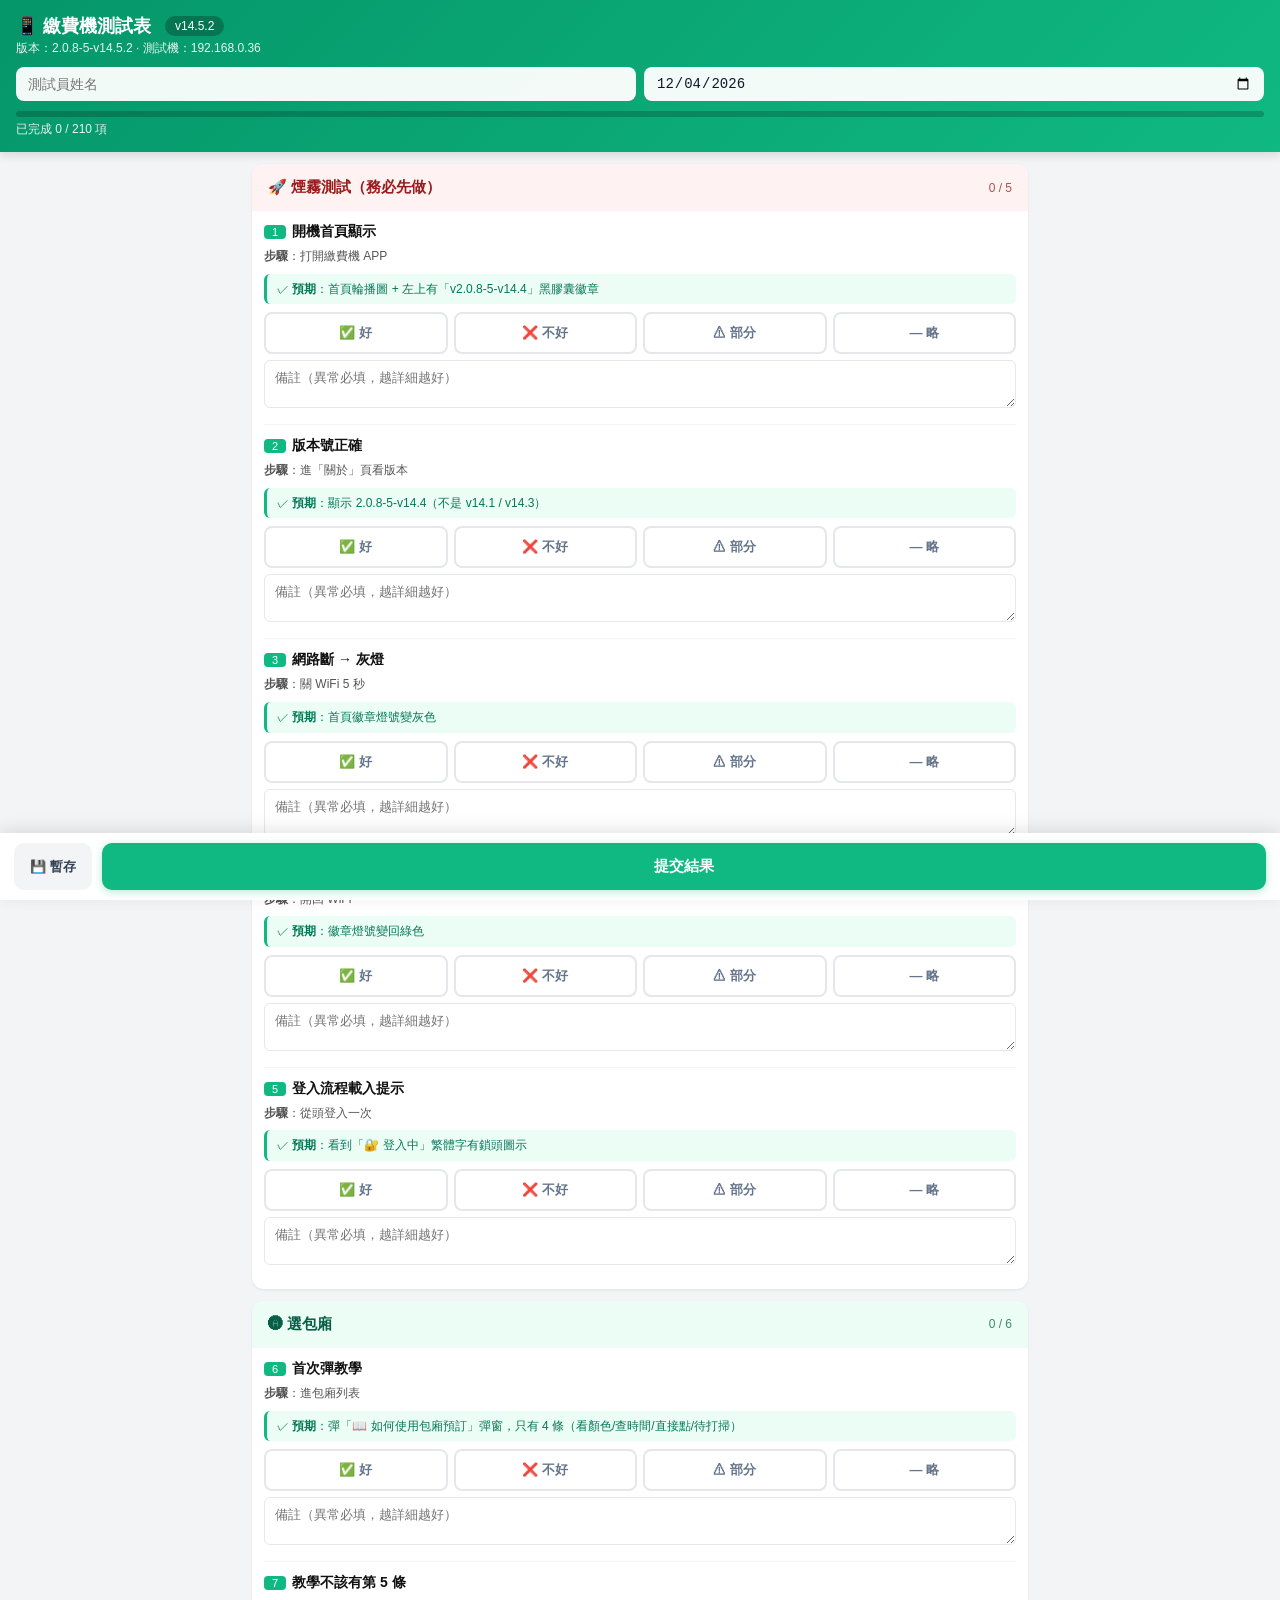
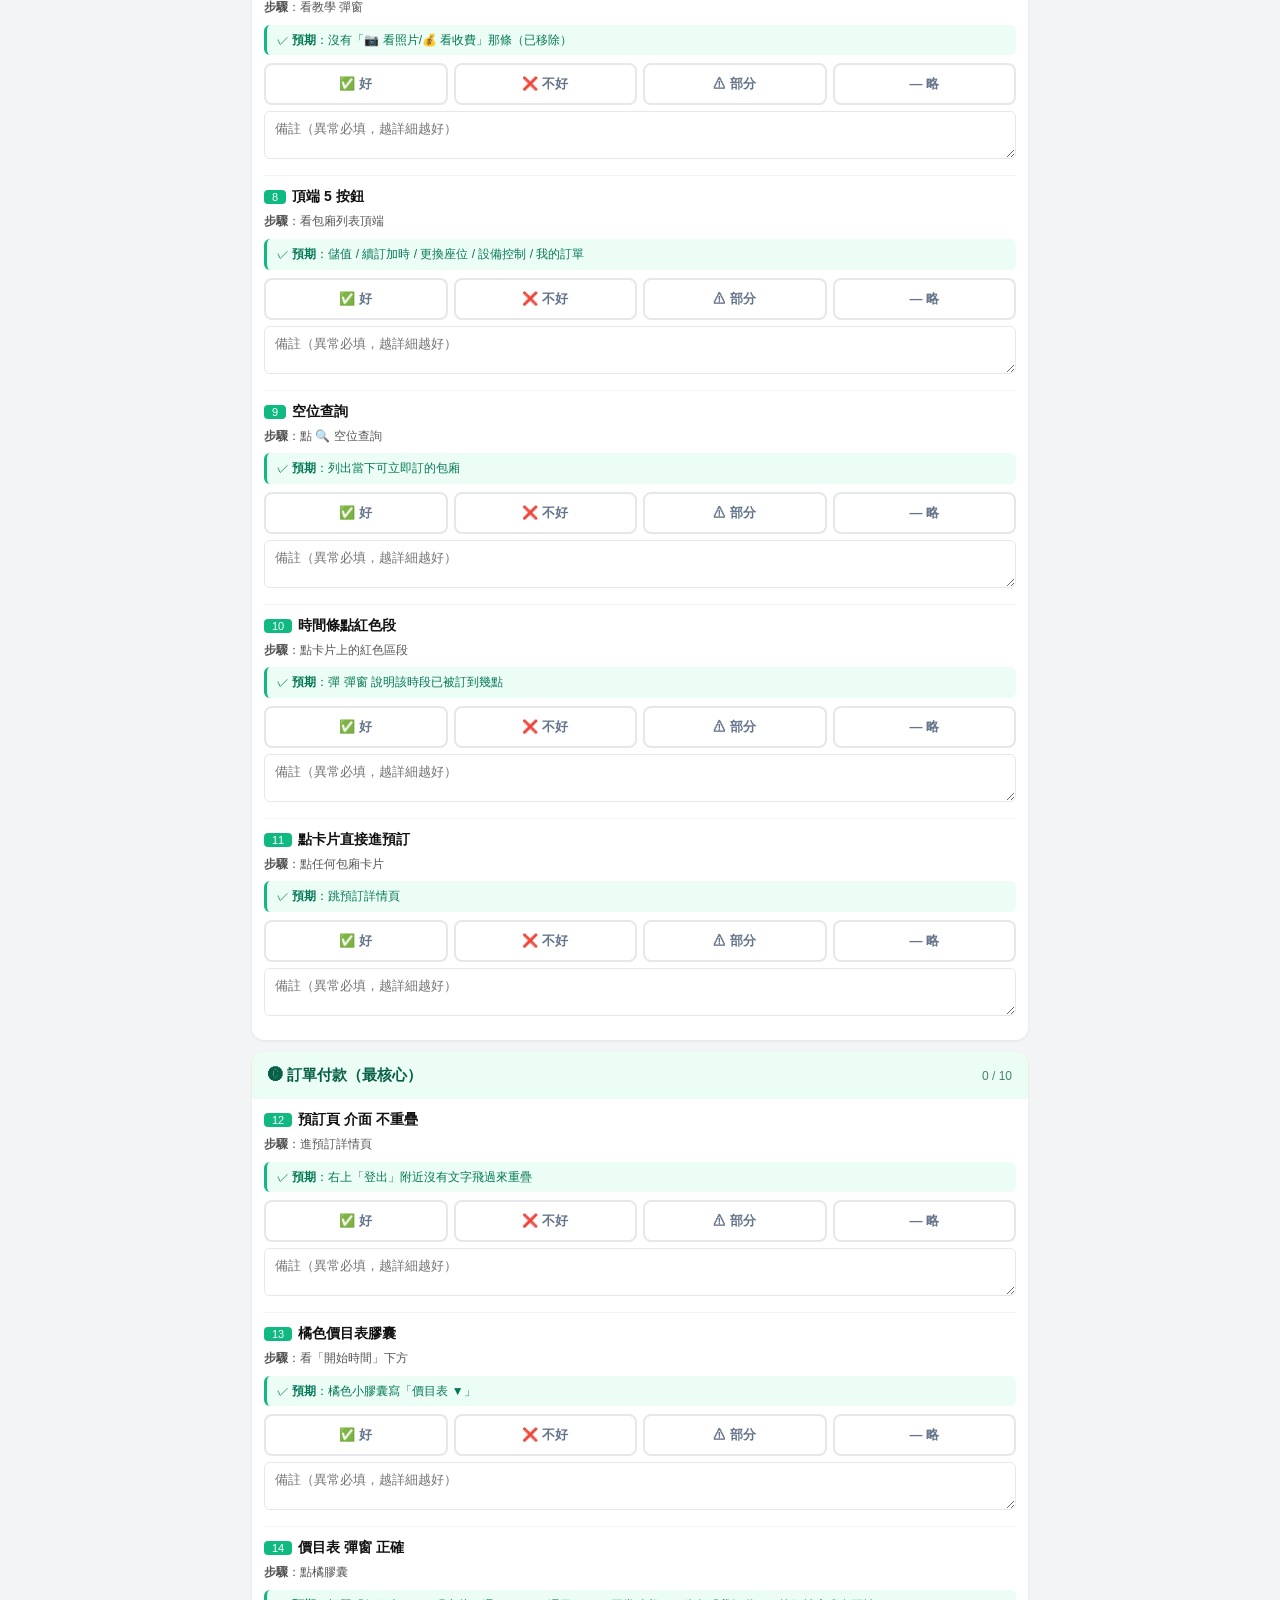
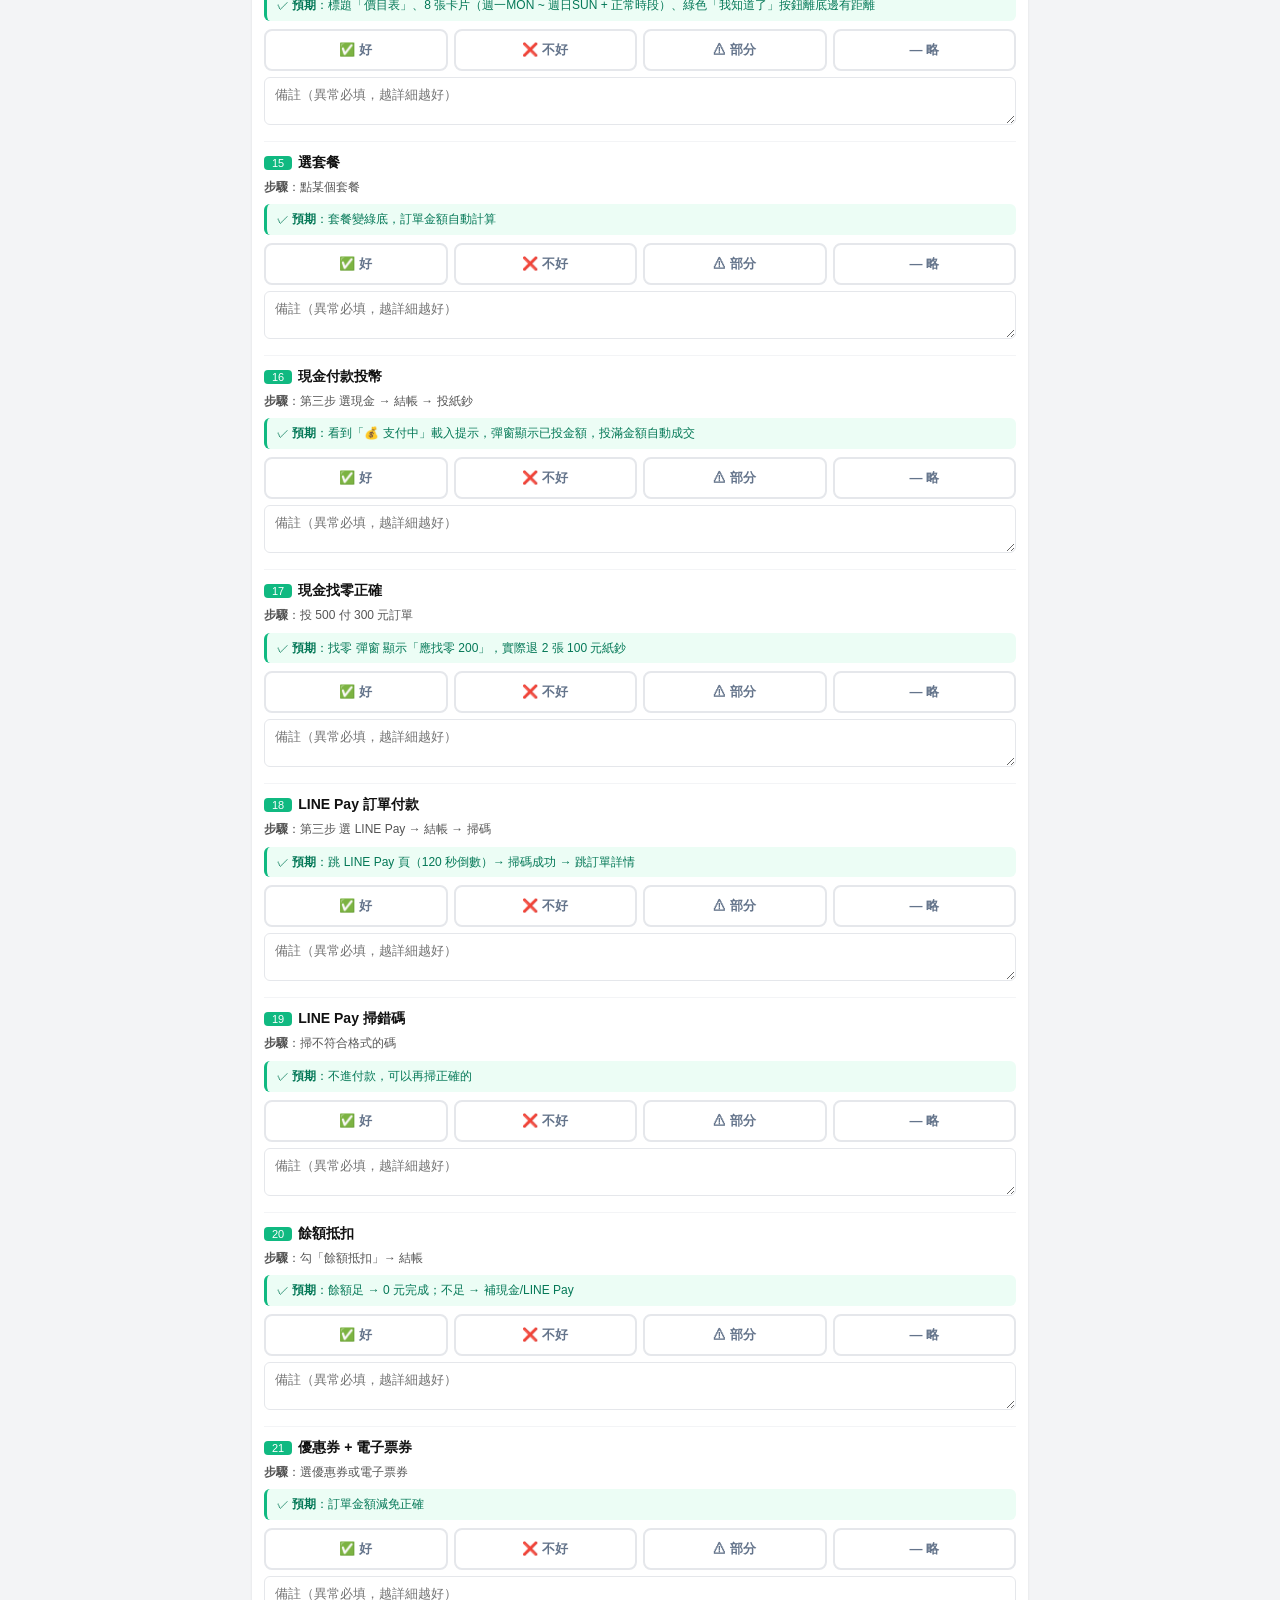
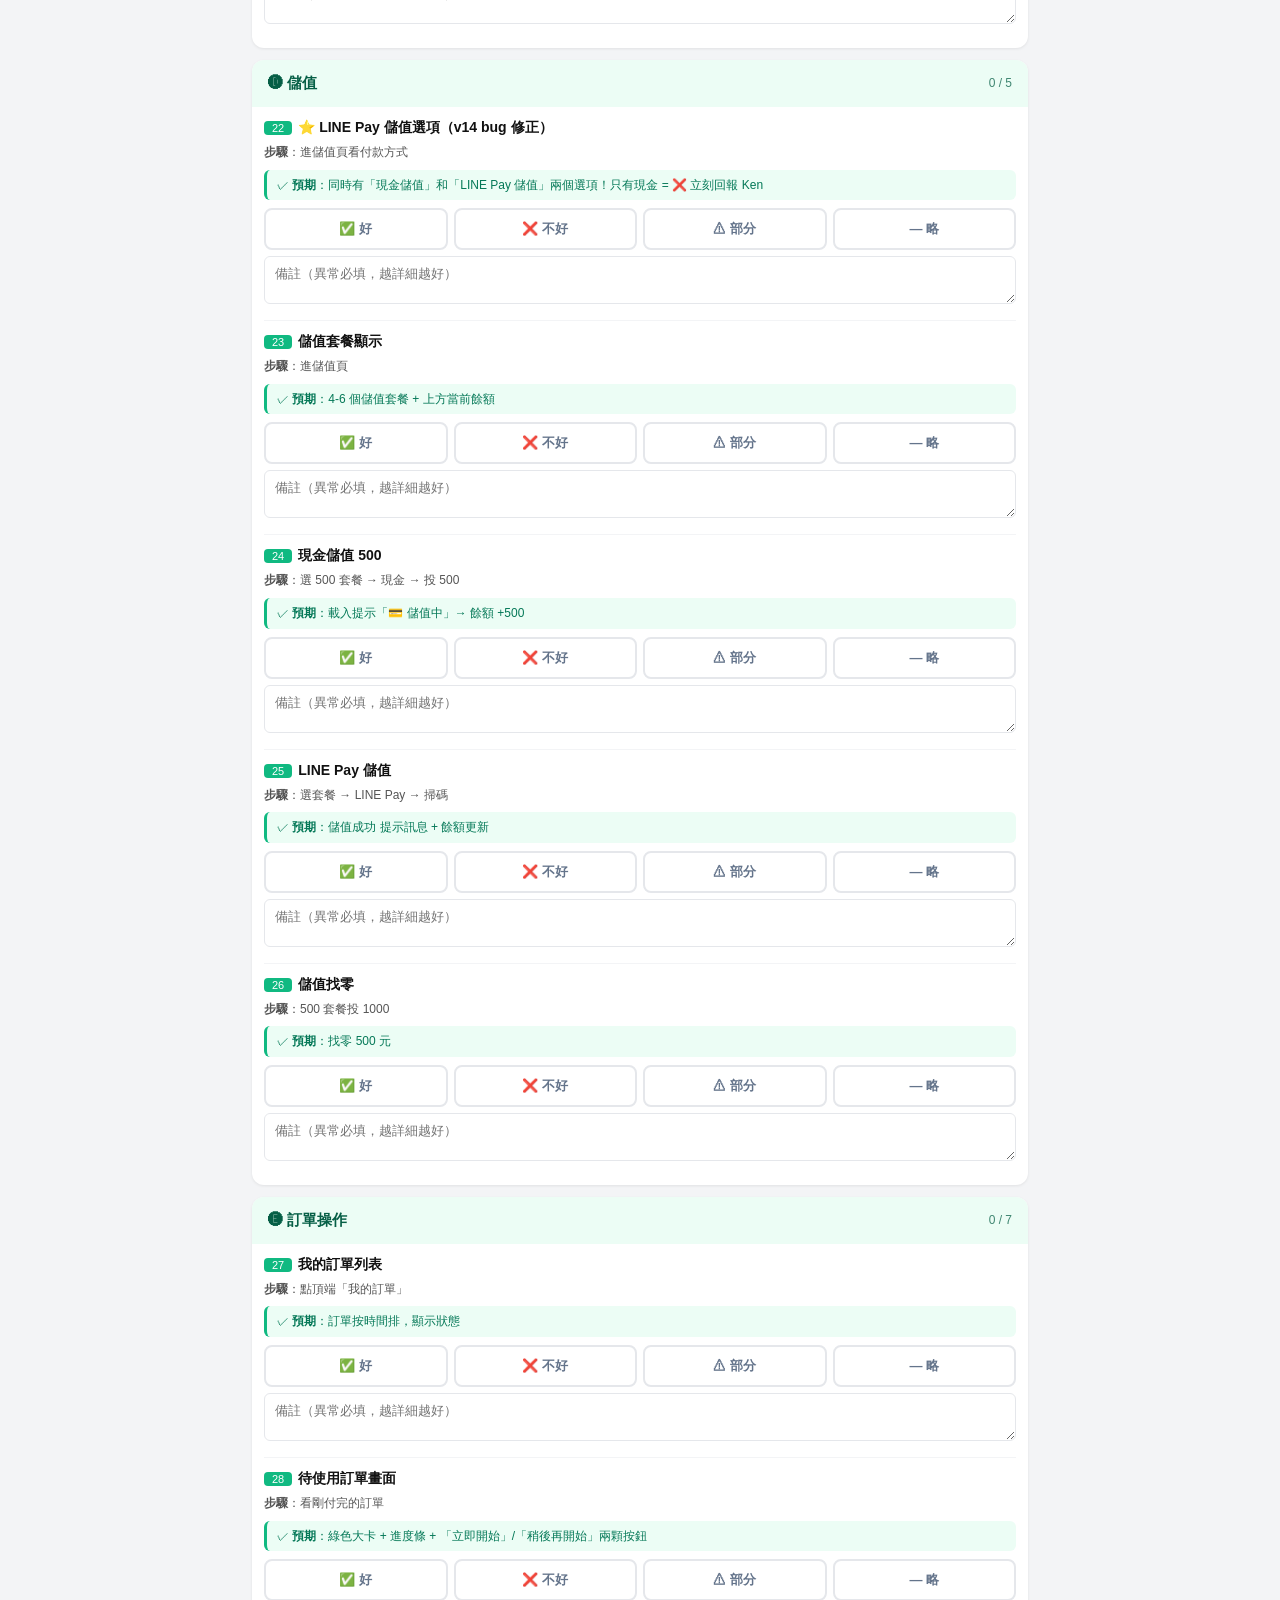
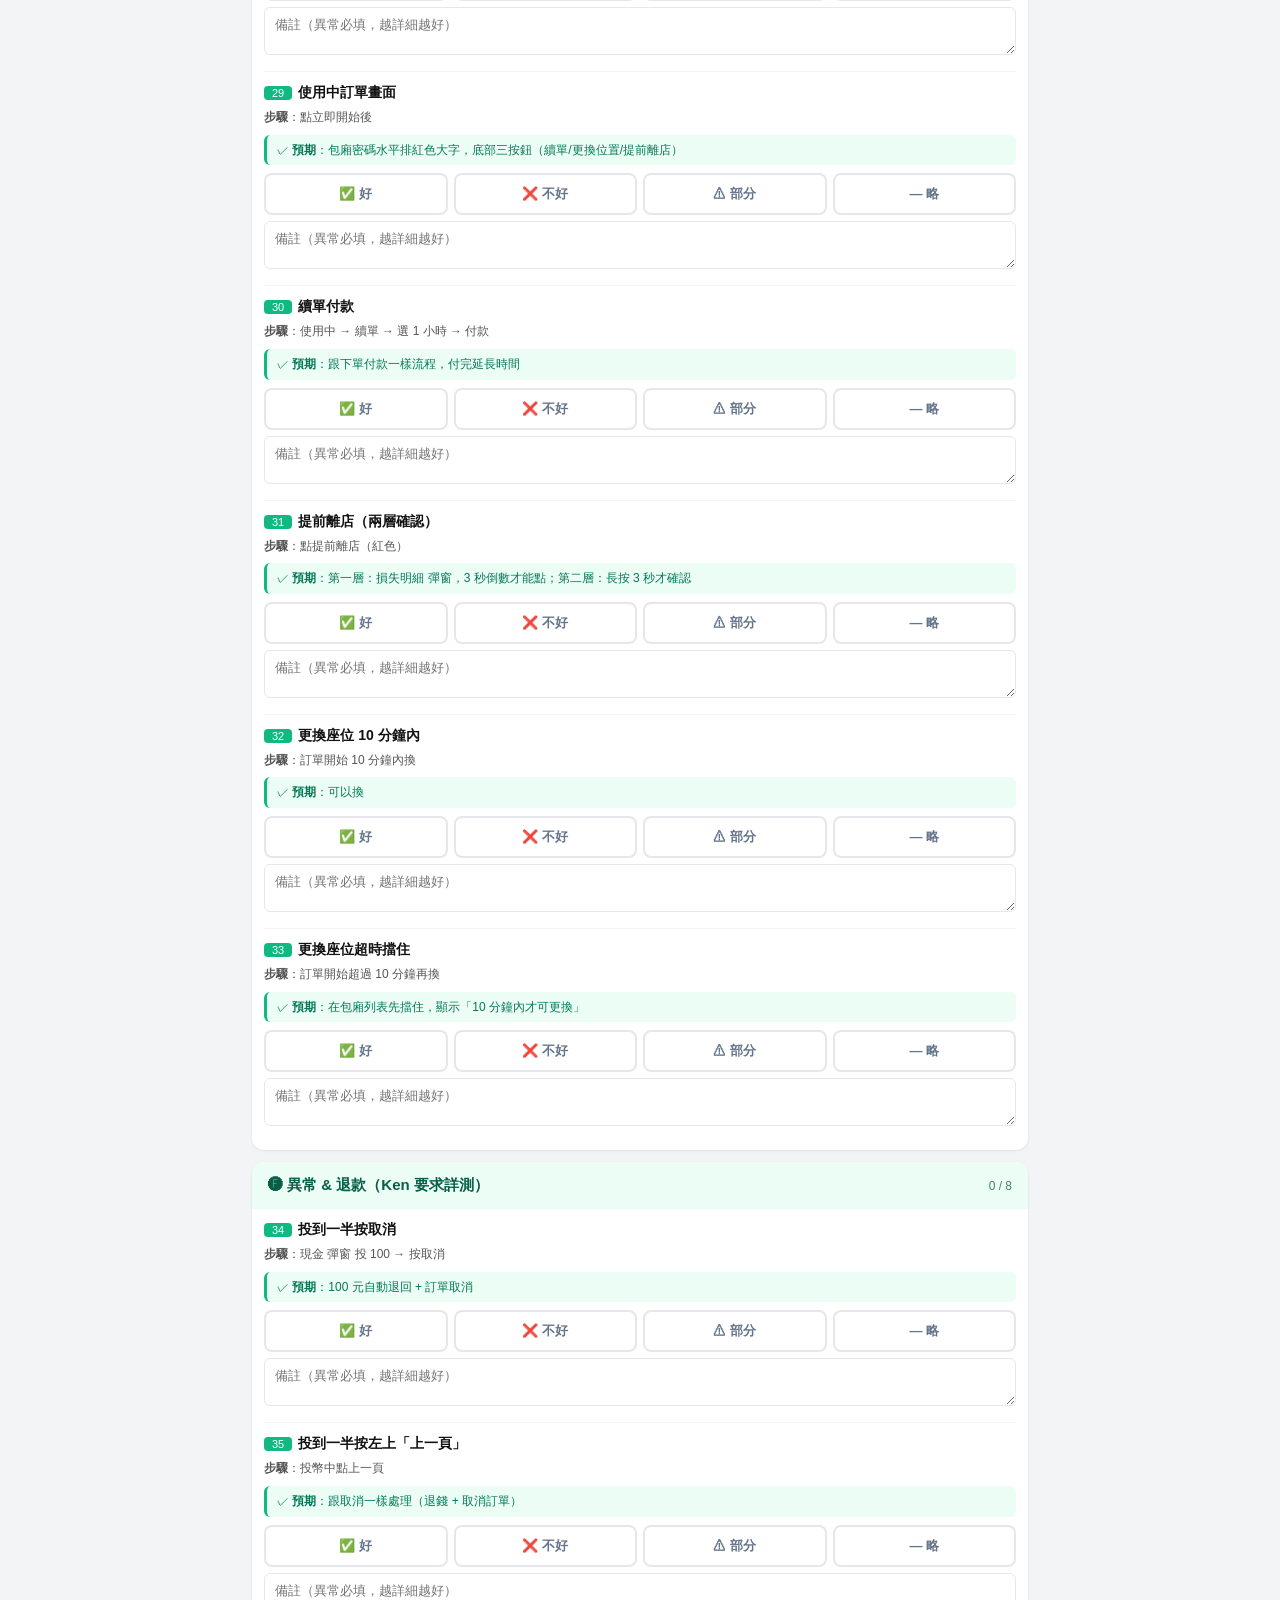
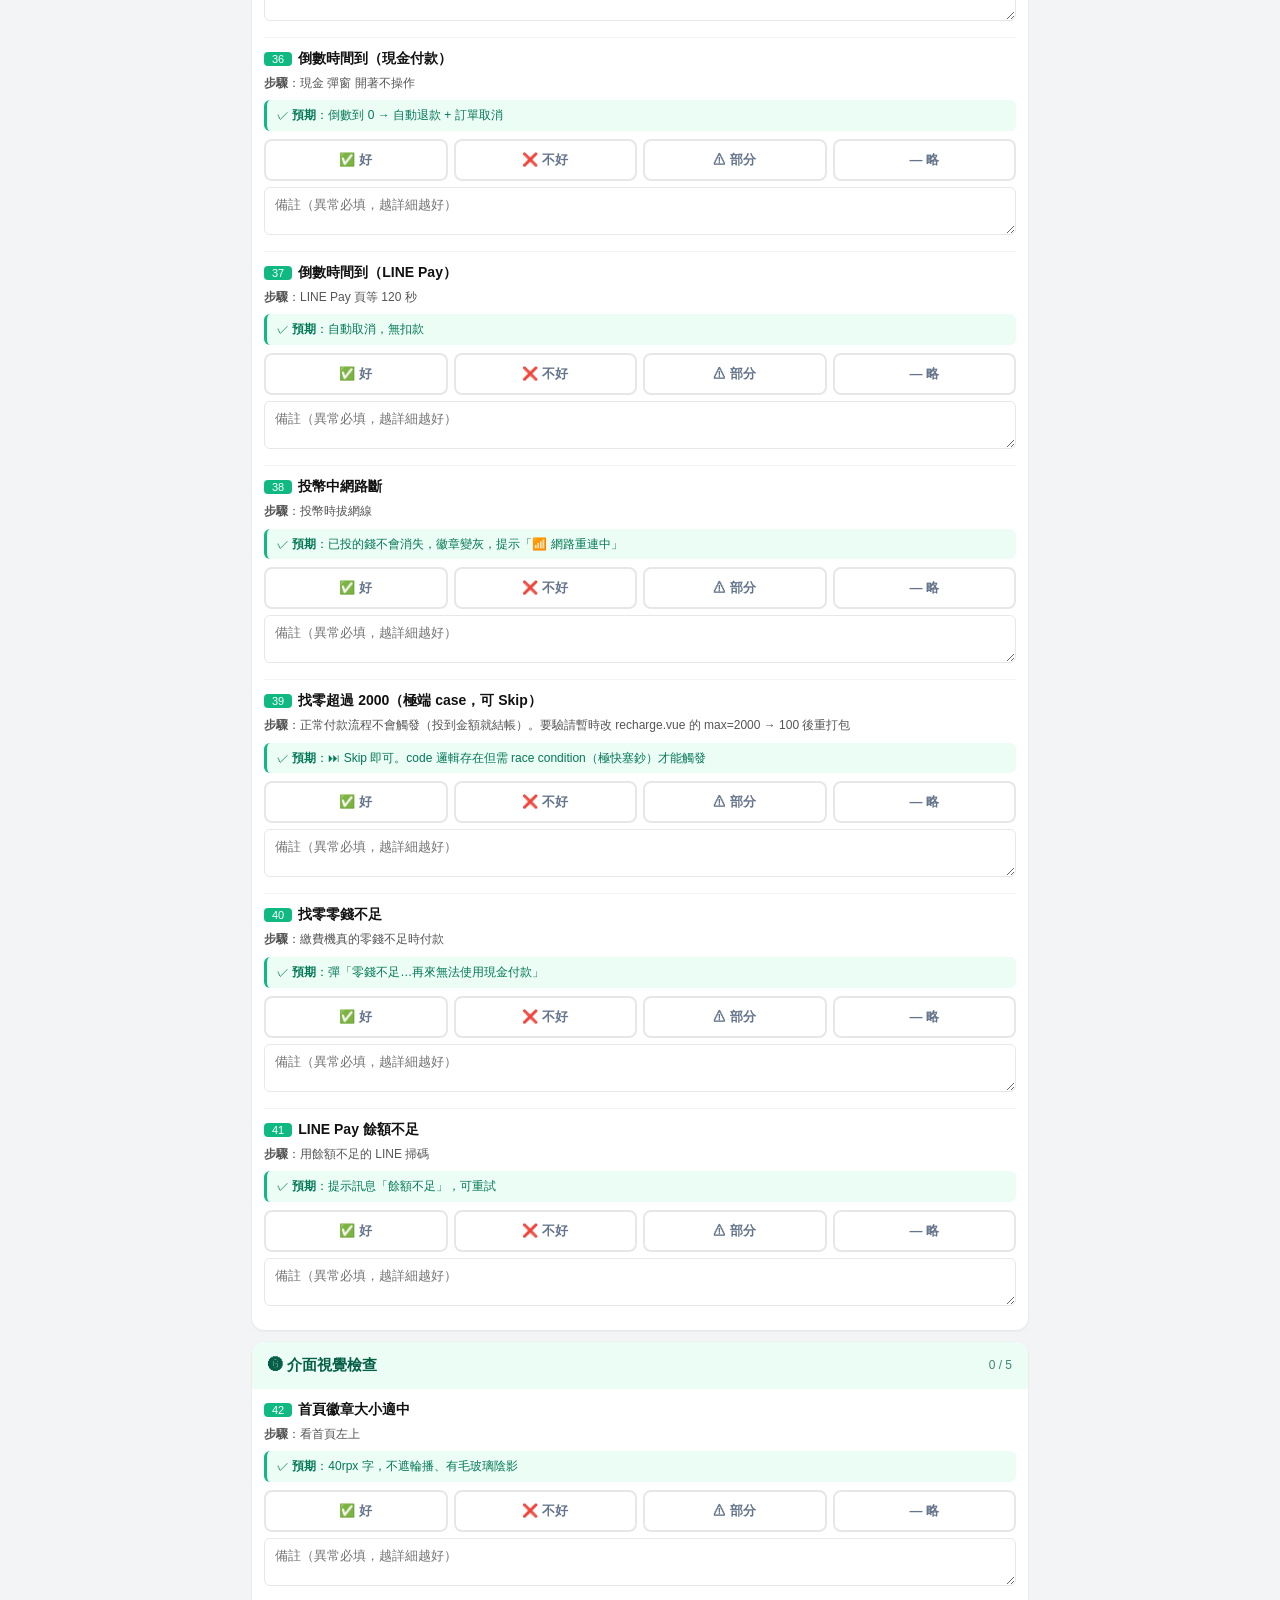
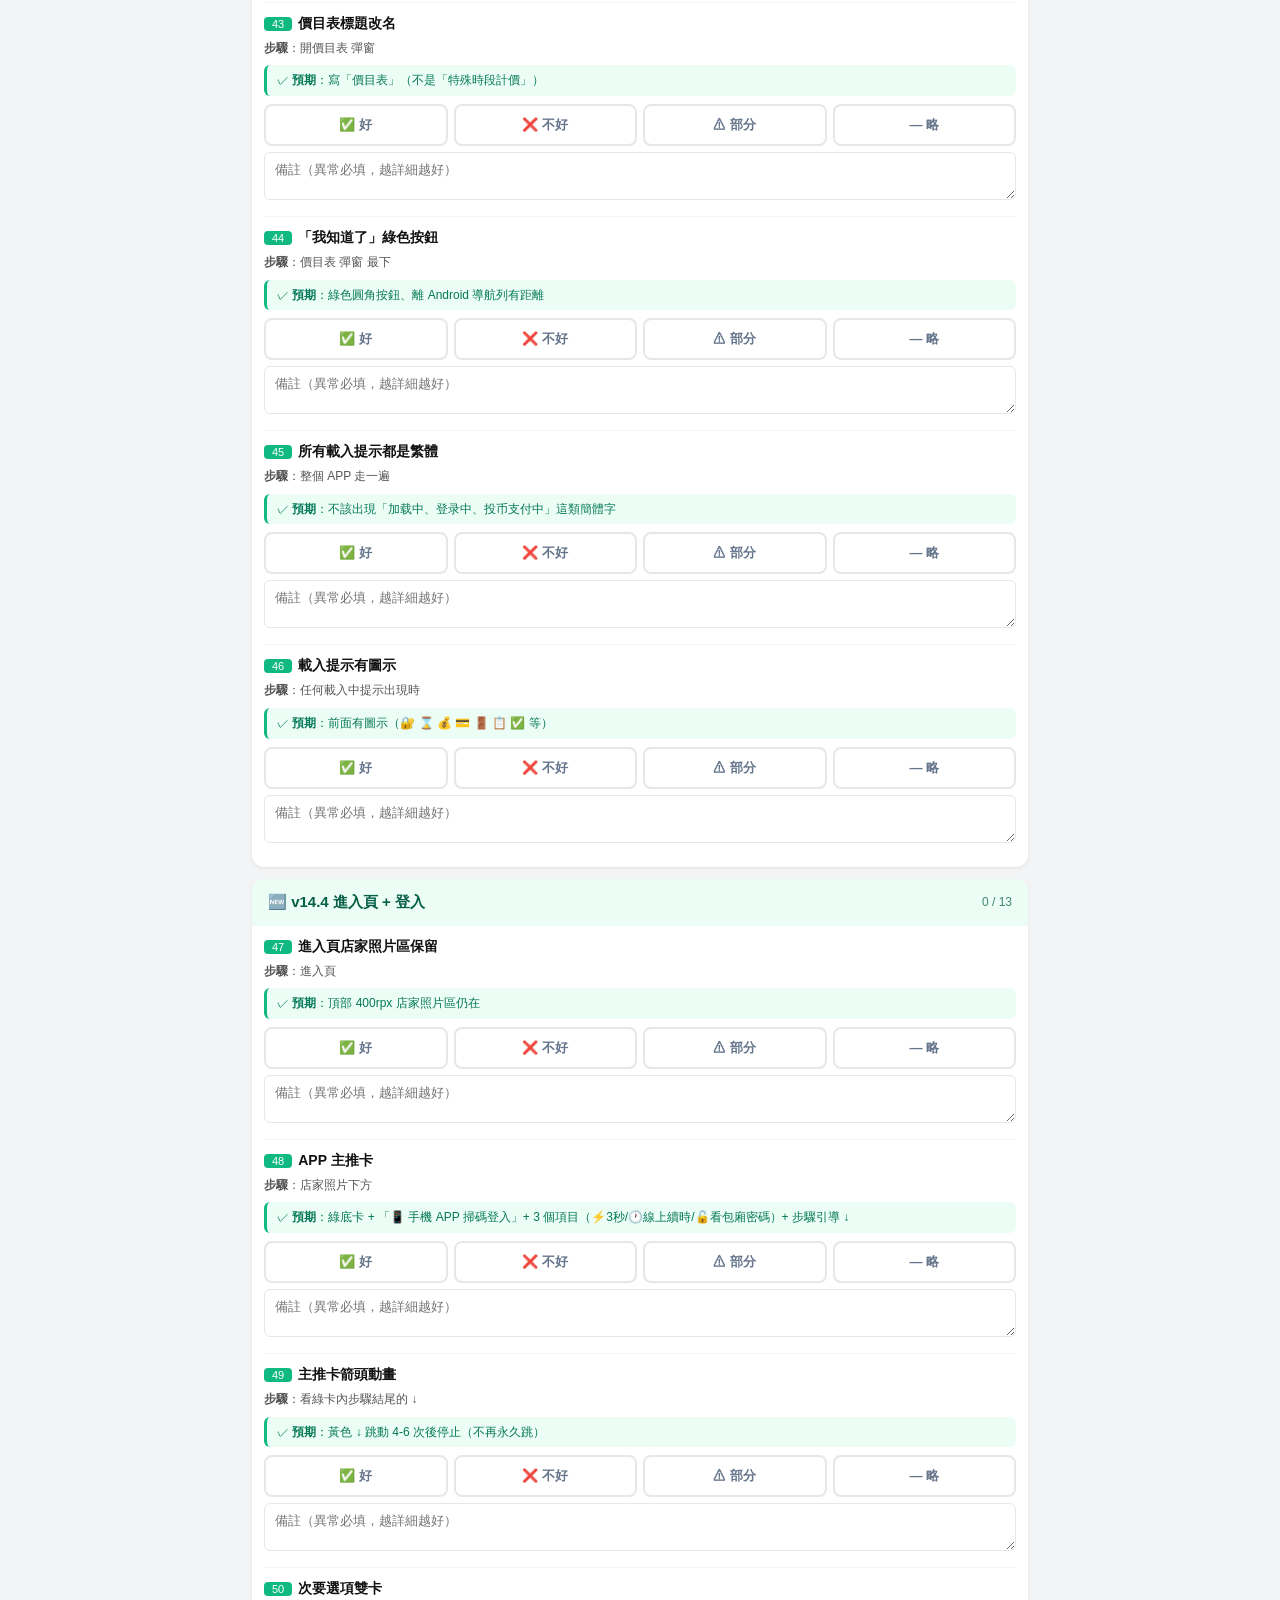
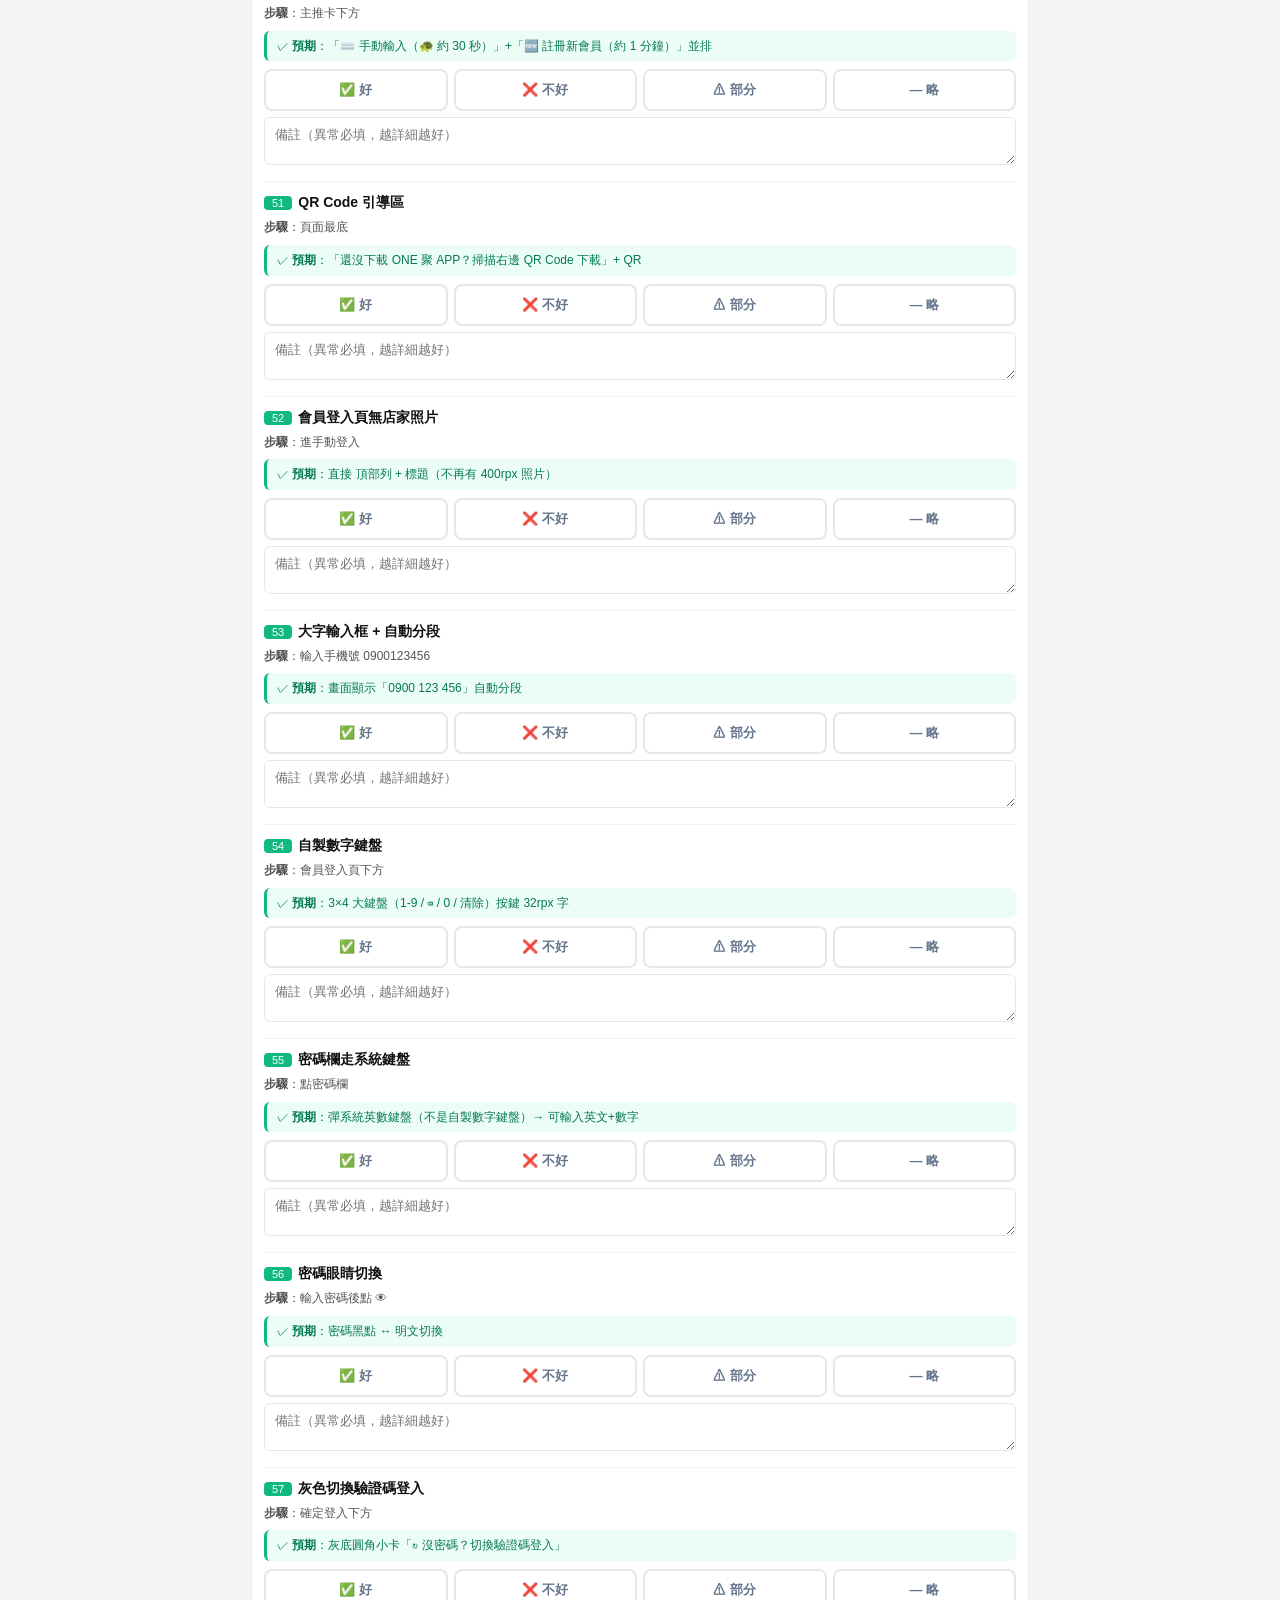
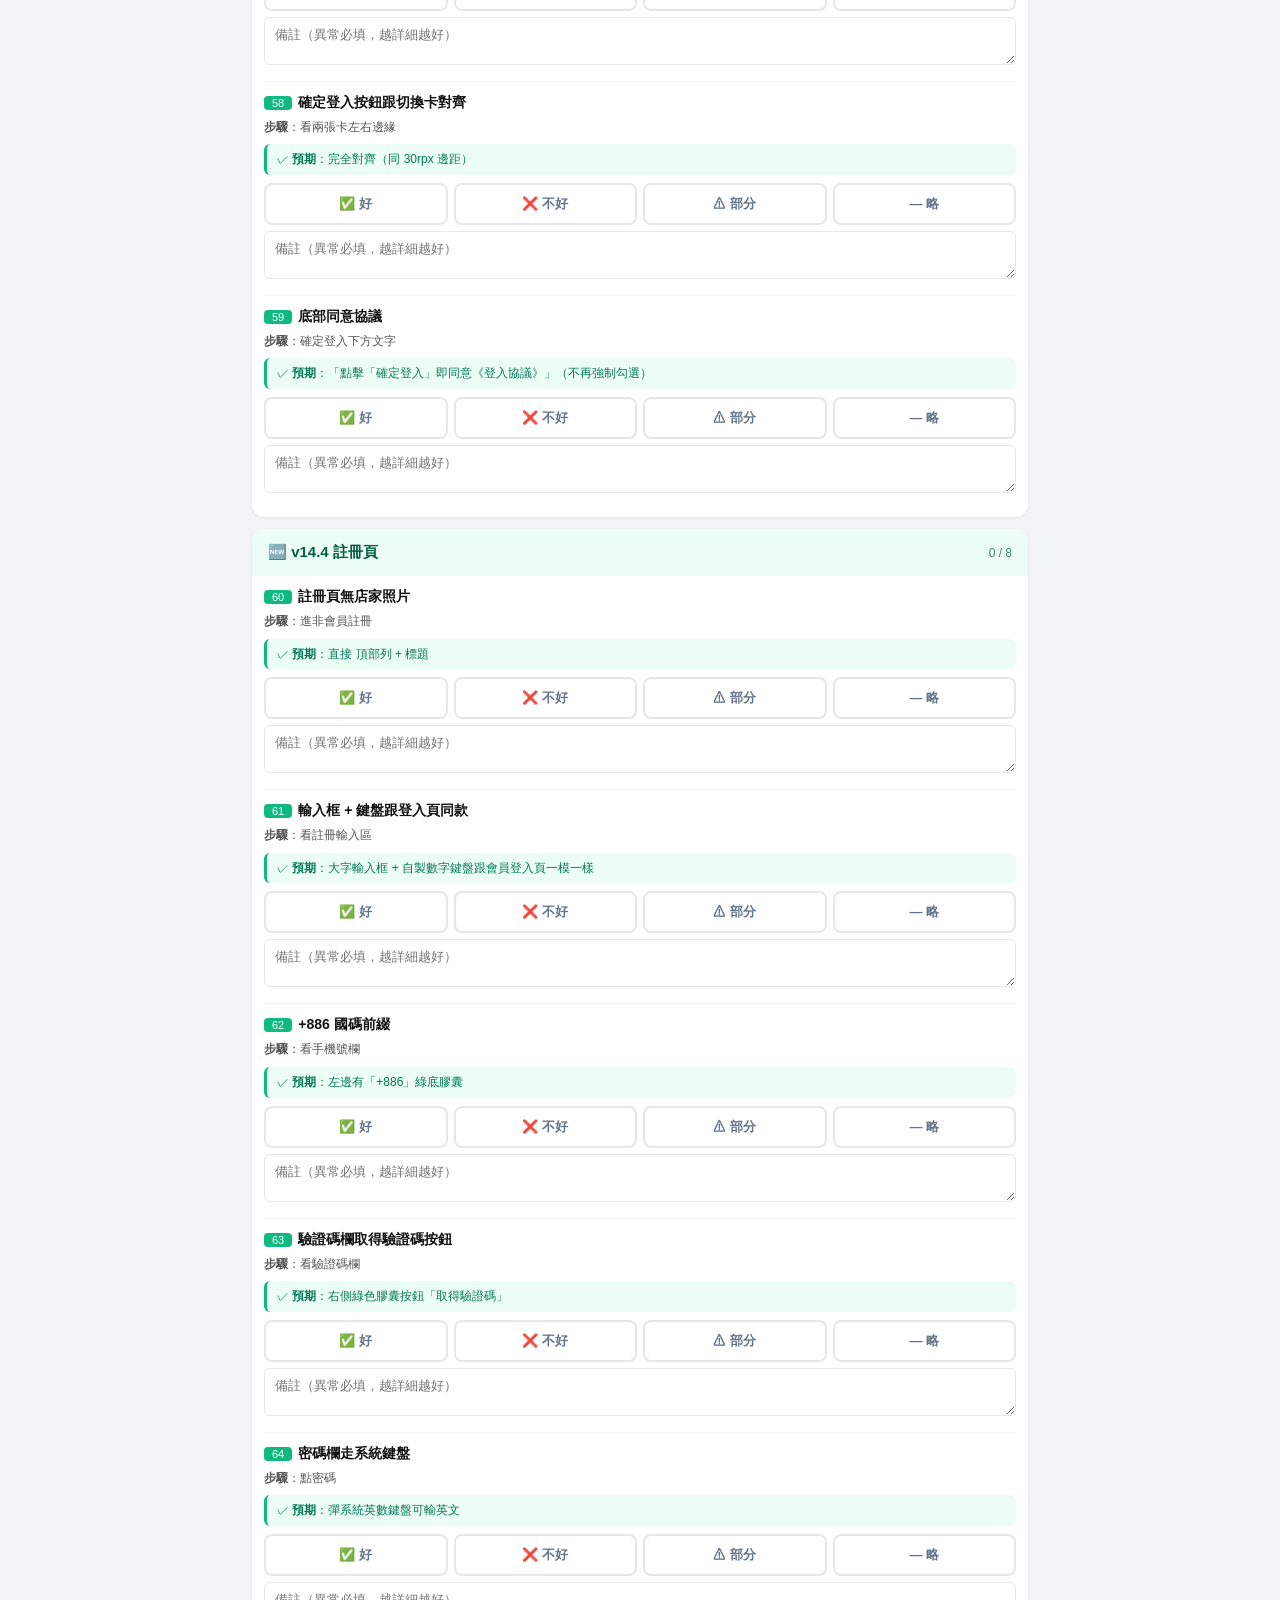
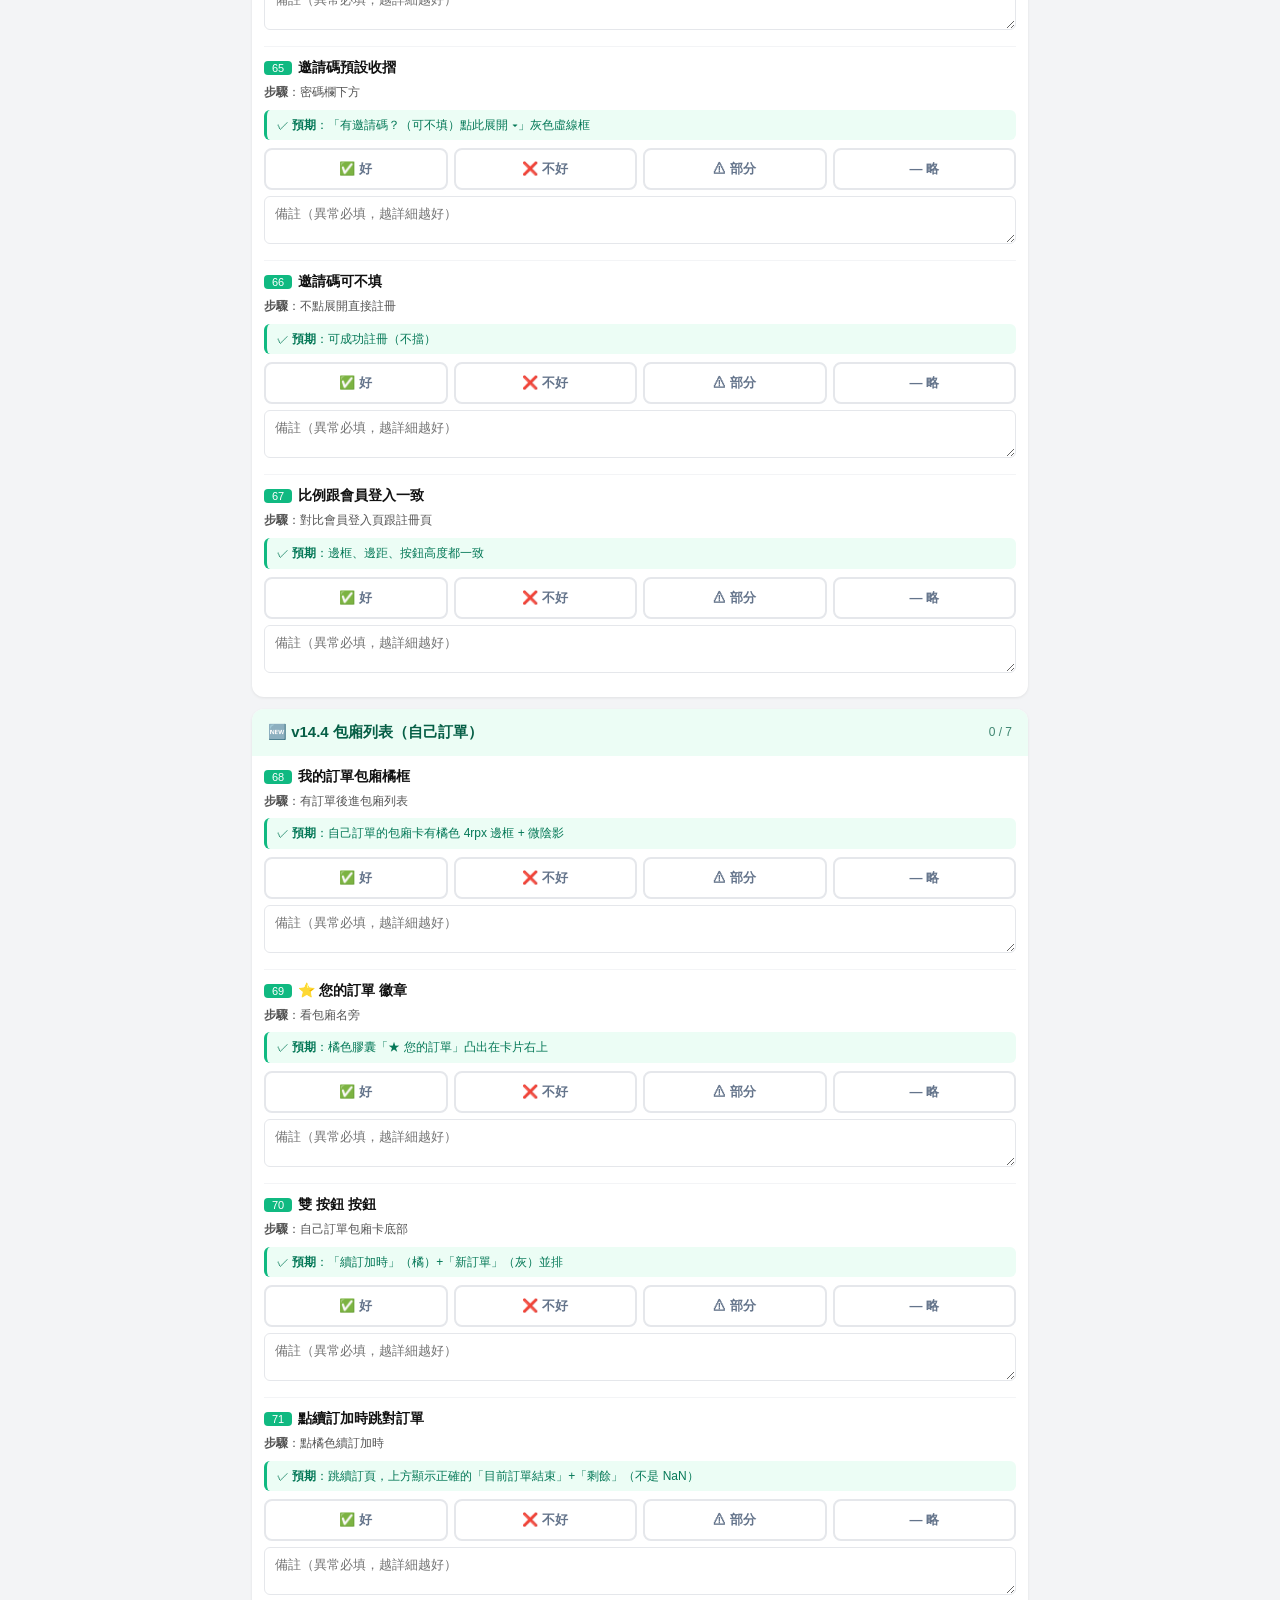
<file: pay-test.html>
<!DOCTYPE html>
<html lang="zh-TW">
<head>
<meta charset="UTF-8">
<meta name="viewport" content="width=device-width, initial-scale=1.0, user-scalable=no">
<title>繳費機測試表 v14.5.2</title>
<style>
* { box-sizing: border-box; margin: 0; padding: 0; -webkit-tap-highlight-color: transparent; }
html, body { font-family: -apple-system, 'PingFang TC', 'Microsoft JhengHei', sans-serif; background: #f3f4f6; color: #0f172a; }
body { padding: 0 0 120px; }

header.top {
  position: sticky; top: 0; z-index: 100;
  background: linear-gradient(135deg, #059669, #10b981);
  color: #fff; padding: 14px 16px;
  box-shadow: 0 2px 10px rgba(0,0,0,0.15);
}
.top h1 { font-size: 18px; font-weight: 700; display: flex; align-items: center; gap: 8px; }
.top .sub { font-size: 12px; opacity: 0.9; margin-top: 2px; }
.badge-ver {
  display: inline-block; background: rgba(0,0,0,0.25);
  padding: 3px 10px; border-radius: 999px;
  font-size: 12px; margin-left: 6px; font-weight: 500;
}
.meta-row { display: flex; gap: 8px; margin-top: 10px; flex-wrap: wrap; }
.meta-row input {
  flex: 1; min-width: 120px; padding: 8px 12px;
  border: none; border-radius: 8px; font-size: 14px;
  background: rgba(255,255,255,0.95); color: #0f172a;
}

.progress-bar {
  background: rgba(0,0,0,0.2); height: 6px; border-radius: 3px;
  overflow: hidden; margin-top: 10px;
}
.progress-fill { background: #fff; height: 100%; width: 0%; transition: width .3s; }
.progress-text { font-size: 12px; margin-top: 4px; opacity: 0.9; }

main { padding: 12px; max-width: 800px; margin: 0 auto; }

.category {
  background: #fff; border-radius: 12px; margin-bottom: 12px;
  overflow: hidden; box-shadow: 0 1px 3px rgba(0,0,0,0.08);
}
.cat-head {
  padding: 14px 16px; background: #ecfdf5;
  font-weight: 700; font-size: 15px; color: #065f46;
  display: flex; justify-content: space-between; align-items: center;
  cursor: pointer; user-select: none;
}
.cat-head.smoke { background: #fef2f2; color: #991b1b; }
.cat-count { font-size: 12px; font-weight: 500; opacity: 0.75; }
.cat-body { padding: 0 12px 8px; }
.cat-body.collapsed { display: none; }

.item {
  border-bottom: 1px solid #f3f4f6; padding: 12px 0;
}
.item:last-child { border-bottom: none; }
.item-title {
  font-weight: 600; font-size: 14px; color: #111;
  margin-bottom: 6px;
}
.item-num {
  display: inline-block; background: #10b981; color: #fff;
  padding: 1px 8px; border-radius: 4px; font-size: 11px;
  margin-right: 6px; font-weight: 500;
}
.item-desc { font-size: 12px; color: #555; line-height: 1.55; margin-bottom: 8px; white-space: pre-line; }
.item-expect {
  font-size: 12px; color: #047857;
  background: #ecfdf5; padding: 6px 10px;
  border-radius: 6px; margin-bottom: 8px; line-height: 1.55;
  border-left: 3px solid #10b981;
}

.btn-group { display: flex; gap: 6px; margin-bottom: 6px; }
.btn-choice {
  flex: 1; padding: 10px 4px; border: 2px solid #e5e7eb;
  background: #fff; border-radius: 8px; font-size: 13px;
  font-weight: 600; cursor: pointer; transition: all .15s;
  color: #64748b;
}
.btn-choice:active { transform: scale(0.97); }
.btn-choice.active.ok { background: #10b981; border-color: #10b981; color: #fff; }
.btn-choice.active.bad { background: #ef4444; border-color: #ef4444; color: #fff; }
.btn-choice.active.partial { background: #f59e0b; border-color: #f59e0b; color: #fff; }
.btn-choice.active.skip { background: #94a3b8; border-color: #94a3b8; color: #fff; }

.note-input {
  width: 100%; padding: 8px 10px;
  border: 1px solid #e5e7eb; border-radius: 6px;
  font-size: 13px; font-family: inherit; resize: vertical;
  min-height: 36px;
}
.note-input:focus { outline: none; border-color: #10b981; }
.item.flagged { background: #fff7ed; border-radius: 8px; padding: 12px; margin: 8px -6px; }

.bottom-section {
  background: #fff; border-radius: 12px; padding: 14px;
  margin-top: 14px; box-shadow: 0 1px 3px rgba(0,0,0,0.08);
}
.bottom-section h3 { font-size: 15px; margin-bottom: 8px; color: #065f46; }
.bottom-section textarea {
  width: 100%; min-height: 80px;
  padding: 10px; border: 1px solid #e5e7eb;
  border-radius: 8px; font-size: 13px; font-family: inherit;
  resize: vertical;
}

.submit-bar {
  position: fixed; bottom: 0; left: 0; right: 0;
  background: #fff; padding: 10px 14px;
  box-shadow: 0 -4px 16px rgba(0,0,0,0.1);
  display: flex; gap: 10px; z-index: 99;
}
.btn-submit {
  flex: 1; background: #10b981; color: #fff;
  padding: 14px; border: none; border-radius: 10px;
  font-size: 15px; font-weight: 700;
  cursor: pointer; box-shadow: 0 2px 8px rgba(16,185,129,0.3);
}
.btn-submit:disabled { background: #94a3b8; box-shadow: none; cursor: not-allowed; }
.btn-save {
  background: #f3f4f6; color: #334155;
  padding: 14px 16px; border: none; border-radius: 10px;
  font-size: 13px; font-weight: 600; cursor: pointer;
}

.toast {
  position: fixed; top: 72px; left: 50%; transform: translateX(-50%);
  background: rgba(0,0,0,0.85); color: #fff; padding: 10px 20px;
  border-radius: 20px; font-size: 13px; z-index: 999;
  opacity: 0; transition: opacity .3s; pointer-events: none;
}
.toast.show { opacity: 1; }

.done-screen {
  position: fixed; inset: 0; background: #fff;
  z-index: 1000; padding: 40px 20px; overflow-y: auto;
  display: none;
}
.done-screen.show { display: block; }
.done-screen .big-check {
  width: 80px; height: 80px; border-radius: 50%;
  background: #10b981; color: #fff;
  display: flex; align-items: center; justify-content: center;
  font-size: 40px; margin: 30px auto;
}
.done-screen h2 { text-align: center; font-size: 22px; margin-bottom: 12px; }
.done-screen p { text-align: center; color: #64748b; margin-bottom: 6px; font-size: 14px; }
.done-screen .stats {
  background: #f3f4f6; padding: 14px; border-radius: 10px;
  margin: 20px 0; font-size: 14px; line-height: 1.8;
}
.done-screen .fail-list {
  background: #fef2f2; padding: 12px; border-radius: 8px;
  margin: 12px 0; font-size: 13px;
}
.done-screen .fail-list li { margin-left: 20px; margin-bottom: 4px; color: #991b1b; }
</style>
</head>
<body>

<header class="top">
  <h1>📱 繳費機測試表<span class="badge-ver">v14.5.2</span></h1>
  <div class="sub">版本：2.0.8-5-v14.5.2 · 測試機：192.168.0.36</div>
  <div class="meta-row">
    <input type="text" id="tester" placeholder="測試員姓名" autocomplete="off">
    <input type="date" id="test-date">
  </div>
  <div class="progress-bar"><div class="progress-fill" id="progress-fill"></div></div>
  <div class="progress-text" id="progress-text">已完成 0 / 0 項</div>
</header>

<main id="app"></main>

<div class="submit-bar">
  <button class="btn-save" id="btn-save">💾 暫存</button>
  <button class="btn-submit" id="btn-submit">提交結果</button>
</div>

<div class="toast" id="toast"></div>

<div class="done-screen" id="done-screen">
  <div class="big-check">✓</div>
  <h2>測試結果已送出！</h2>
  <p>感謝您的測試</p>
  <p style="font-size: 12px;">已同步到後端，Ken 可直接查閱</p>
  <div class="stats" id="done-stats"></div>
  <div class="fail-list" id="done-fails" style="display:none;"></div>
  <p style="margin-top: 24px; font-size: 12px; color: #94a3b8;">若需回看可重新整理此頁</p>
</div>

<script>
const VERSION = 'v14.7.1';
const VERSION_FULL = '2.0.8-5-v14.7.1';
const VERSION_CODE = 20883;
const API_URL = 'https://www.onegame.tw/api/test_results/submit';
const STORAGE_KEY = 'pay_test_v14_7_1_draft';

// 測試項定義
const CATEGORIES = [
  {
    key: 'smoke', title: '🚀 煙霧測試（務必先做）', className: 'smoke',
    items: [
      { n: '1', t: '開機首頁顯示', d: '打開繳費機 APP', e: '首頁輪播圖 + 左上有「v2.0.8-5-v14.4」黑膠囊徽章' },
      { n: '2', t: '版本號正確', d: '進「關於」頁看版本', e: '顯示 2.0.8-5-v14.4（不是 v14.1 / v14.3）' },
      { n: '3', t: '網路斷 → 灰燈', d: '關 WiFi 5 秒', e: '首頁徽章燈號變灰色' },
      { n: '4', t: '網路回 → 綠燈', d: '開回 WiFi', e: '徽章燈號變回綠色' },
      { n: '5', t: '登入流程載入提示', d: '從頭登入一次', e: '看到「🔐 登入中」繁體字有鎖頭圖示' },
    ]
  },
  {
    key: 'predetermine', title: '🅐 選包廂',
    items: [
      { n: '6', t: '首次彈教學', d: '進包廂列表', e: '彈「📖 如何使用包廂預訂」彈窗，只有 4 條（看顏色/查時間/直接點/待打掃）' },
      { n: '7', t: '教學不該有第 5 條', d: '看教學 彈窗', e: '沒有「📷 看照片/💰 看收費」那條（已移除）' },
      { n: '8', t: '頂端 5 按鈕', d: '看包廂列表頂端', e: '儲值 / 續訂加時 / 更換座位 / 設備控制 / 我的訂單' },
      { n: '9', t: '空位查詢', d: '點 🔍 空位查詢', e: '列出當下可立即訂的包廂' },
      { n: '10', t: '時間條點紅色段', d: '點卡片上的紅色區段', e: '彈 彈窗 說明該時段已被訂到幾點' },
      { n: '11', t: '點卡片直接進預訂', d: '點任何包廂卡片', e: '跳預訂詳情頁' },
    ]
  },
  {
    key: 'pay', title: '🅒 訂單付款（最核心）',
    items: [
      { n: '12', t: '預訂頁 介面 不重疊', d: '進預訂詳情頁', e: '右上「登出」附近沒有文字飛過來重疊' },
      { n: '13', t: '橘色價目表膠囊', d: '看「開始時間」下方', e: '橘色小膠囊寫「價目表 ▼」' },
      { n: '14', t: '價目表 彈窗 正確', d: '點橘膠囊', e: '標題「價目表」、8 張卡片（週一MON ~ 週日SUN + 正常時段）、綠色「我知道了」按鈕離底邊有距離' },
      { n: '15', t: '選套餐', d: '點某個套餐', e: '套餐變綠底，訂單金額自動計算' },
      { n: '16', t: '現金付款投幣', d: '第三步 選現金 → 結帳 → 投紙鈔', e: '看到「💰 支付中」載入提示，彈窗顯示已投金額，投滿金額自動成交' },
      { n: '17', t: '現金找零正確', d: '投 500 付 300 元訂單', e: '找零 彈窗 顯示「應找零 200」，實際退 2 張 100 元紙鈔' },
      { n: '18', t: 'LINE Pay 訂單付款', d: '第三步 選 LINE Pay → 結帳 → 掃碼', e: '跳 LINE Pay 頁（120 秒倒數）→ 掃碼成功 → 跳訂單詳情' },
      { n: '19', t: 'LINE Pay 掃錯碼', d: '掃不符合格式的碼', e: '不進付款，可以再掃正確的' },
      { n: '20', t: '餘額抵扣', d: '勾「餘額抵扣」→ 結帳', e: '餘額足 → 0 元完成；不足 → 補現金/LINE Pay' },
      { n: '21', t: '優惠券 + 電子票券', d: '選優惠券或電子票券', e: '訂單金額減免正確' },
    ]
  },
  {
    key: 'recharge', title: '🅓 儲值',
    items: [
      { n: '22', t: '⭐ LINE Pay 儲值選項（v14 bug 修正）', d: '進儲值頁看付款方式', e: '同時有「現金儲值」和「LINE Pay 儲值」兩個選項！只有現金 = ❌ 立刻回報 Ken' },
      { n: '23', t: '儲值套餐顯示', d: '進儲值頁', e: '4-6 個儲值套餐 + 上方當前餘額' },
      { n: '24', t: '現金儲值 500', d: '選 500 套餐 → 現金 → 投 500', e: '載入提示「💳 儲值中」→ 餘額 +500' },
      { n: '25', t: 'LINE Pay 儲值', d: '選套餐 → LINE Pay → 掃碼', e: '儲值成功 提示訊息 + 餘額更新' },
      { n: '26', t: '儲值找零', d: '500 套餐投 1000', e: '找零 500 元' },
    ]
  },
  {
    key: 'order', title: '🅔 訂單操作',
    items: [
      { n: '27', t: '我的訂單列表', d: '點頂端「我的訂單」', e: '訂單按時間排，顯示狀態' },
      { n: '28', t: '待使用訂單畫面', d: '看剛付完的訂單', e: '綠色大卡 + 進度條 + 「立即開始」/「稍後再開始」兩顆按鈕' },
      { n: '29', t: '使用中訂單畫面', d: '點立即開始後', e: '包廂密碼水平排紅色大字，底部三按鈕（續單/更換位置/提前離店）' },
      { n: '30', t: '續單付款', d: '使用中 → 續單 → 選 1 小時 → 付款', e: '跟下單付款一樣流程，付完延長時間' },
      { n: '31', t: '提前離店（兩層確認）', d: '點提前離店（紅色）', e: '第一層：損失明細 彈窗，3 秒倒數才能點；第二層：長按 3 秒才確認' },
      { n: '32', t: '更換座位 10 分鐘內', d: '訂單開始 10 分鐘內換', e: '可以換' },
      { n: '33', t: '更換座位超時擋住', d: '訂單開始超過 10 分鐘再換', e: '在包廂列表先擋住，顯示「10 分鐘內才可更換」' },
    ]
  },
  {
    key: 'refund', title: '🅕 異常 & 退款（Ken 要求詳測）',
    items: [
      { n: '34', t: '投到一半按取消', d: '現金 彈窗 投 100 → 按取消', e: '100 元自動退回 + 訂單取消' },
      { n: '35', t: '投到一半按左上「上一頁」', d: '投幣中點上一頁', e: '跟取消一樣處理（退錢 + 取消訂單）' },
      { n: '36', t: '倒數時間到（現金付款）', d: '現金 彈窗 開著不操作', e: '倒數到 0 → 自動退款 + 訂單取消' },
      { n: '37', t: '倒數時間到（LINE Pay）', d: 'LINE Pay 頁等 120 秒', e: '自動取消，無扣款' },
      { n: '38', t: '投幣中網路斷', d: '投幣時拔網線', e: '已投的錢不會消失，徽章變灰，提示「📶 網路重連中」' },
      { n: '39', t: '找零超過 2000（極端 case，可 Skip）', d: '正常付款流程不會觸發（投到金額就結帳）。要驗請暫時改 recharge.vue 的 max=2000 → 100 後重打包', e: '⏭ Skip 即可。code 邏輯存在但需 race condition（極快塞鈔）才能觸發' },
      { n: '40', t: '找零零錢不足', d: '繳費機真的零錢不足時付款', e: '彈「零錢不足…再來無法使用現金付款」' },
      { n: '41', t: 'LINE Pay 餘額不足', d: '用餘額不足的 LINE 掃碼', e: '提示訊息「餘額不足」，可重試' },
    ]
  },
  {
    key: 'ui', title: '🅖 介面視覺檢查',
    items: [
      { n: '42', t: '首頁徽章大小適中', d: '看首頁左上', e: '40rpx 字，不遮輪播、有毛玻璃陰影' },
      { n: '43', t: '價目表標題改名', d: '開價目表 彈窗', e: '寫「價目表」（不是「特殊時段計價」）' },
      { n: '44', t: '「我知道了」綠色按鈕', d: '價目表 彈窗 最下', e: '綠色圓角按鈕、離 Android 導航列有距離' },
      { n: '45', t: '所有載入提示都是繁體', d: '整個 APP 走一遍', e: '不該出現「加载中、登录中、投币支付中」這類簡體字' },
      { n: '46', t: '載入提示有圖示', d: '任何載入中提示出現時', e: '前面有圖示（🔐 ⌛ 💰 💳 🚪 📋 ✅ 等）' },
    ]
  },
  // ==================== v14.4 新增測試 ====================
  {
    key: 'v14_4_login', title: '🆕 v14.4 進入頁 + 登入',
    items: [
      { n: '47', t: '進入頁店家照片區保留', d: '進入頁', e: '頂部 400rpx 店家照片區仍在' },
      { n: '48', t: 'APP 主推卡', d: '店家照片下方', e: '綠底卡 + 「📱 手機 APP 掃碼登入」+ 3 個項目（⚡3秒/🕐線上續時/🔓看包廂密碼）+ 步驟引導 ↓' },
      { n: '49', t: '主推卡箭頭動畫', d: '看綠卡內步驟結尾的 ↓', e: '黃色 ↓ 跳動 4-6 次後停止（不再永久跳）' },
      { n: '50', t: '次要選項雙卡', d: '主推卡下方', e: '「⌨️ 手動輸入（🐢 約 30 秒）」+「🆕 註冊新會員（約 1 分鐘）」並排' },
      { n: '51', t: 'QR Code 引導區', d: '頁面最底', e: '「還沒下載 ONE 聚 APP？掃描右邊 QR Code 下載」+ QR' },
      { n: '52', t: '會員登入頁無店家照片', d: '進手動登入', e: '直接 頂部列 + 標題（不再有 400rpx 照片）' },
      { n: '53', t: '大字輸入框 + 自動分段', d: '輸入手機號 0900123456', e: '畫面顯示「0900 123 456」自動分段' },
      { n: '54', t: '自製數字鍵盤', d: '會員登入頁下方', e: '3×4 大鍵盤（1-9 / ⌫ / 0 / 清除）按鍵 32rpx 字' },
      { n: '55', t: '密碼欄走系統鍵盤', d: '點密碼欄', e: '彈系統英數鍵盤（不是自製數字鍵盤）→ 可輸入英文+數字' },
      { n: '56', t: '密碼眼睛切換', d: '輸入密碼後點 👁', e: '密碼黑點 ↔ 明文切換' },
      { n: '57', t: '灰色切換驗證碼登入', d: '確定登入下方', e: '灰底圓角小卡「↻ 沒密碼？切換驗證碼登入」' },
      { n: '58', t: '確定登入按鈕跟切換卡對齊', d: '看兩張卡左右邊緣', e: '完全對齊（同 30rpx 邊距）' },
      { n: '59', t: '底部同意協議', d: '確定登入下方文字', e: '「點擊「確定登入」即同意《登入協議》」（不再強制勾選）' },
    ]
  },
  {
    key: 'v14_4_register', title: '🆕 v14.4 註冊頁',
    items: [
      { n: '60', t: '註冊頁無店家照片', d: '進非會員註冊', e: '直接 頂部列 + 標題' },
      { n: '61', t: '輸入框 + 鍵盤跟登入頁同款', d: '看註冊輸入區', e: '大字輸入框 + 自製數字鍵盤跟會員登入頁一模一樣' },
      { n: '62', t: '+886 國碼前綴', d: '看手機號欄', e: '左邊有「+886」綠底膠囊' },
      { n: '63', t: '驗證碼欄取得驗證碼按鈕', d: '看驗證碼欄', e: '右側綠色膠囊按鈕「取得驗證碼」' },
      { n: '64', t: '密碼欄走系統鍵盤', d: '點密碼', e: '彈系統英數鍵盤可輸英文' },
      { n: '65', t: '邀請碼預設收摺', d: '密碼欄下方', e: '「有邀請碼？（可不填）點此展開 ▾」灰色虛線框' },
      { n: '66', t: '邀請碼可不填', d: '不點展開直接註冊', e: '可成功註冊（不擋）' },
      { n: '67', t: '比例跟會員登入一致', d: '對比會員登入頁跟註冊頁', e: '邊框、邊距、按鈕高度都一致' },
    ]
  },
  {
    key: 'v14_4_room_list', title: '🆕 v14.4 包廂列表（自己訂單）',
    items: [
      { n: '68', t: '我的訂單包廂橘框', d: '有訂單後進包廂列表', e: '自己訂單的包廂卡有橘色 4rpx 邊框 + 微陰影' },
      { n: '69', t: '⭐ 您的訂單 徽章', d: '看包廂名旁', e: '橘色膠囊「★ 您的訂單」凸出在卡片右上' },
      { n: '70', t: '雙 按鈕 按鈕', d: '自己訂單包廂卡底部', e: '「續訂加時」（橘）+「新訂單」（灰）並排' },
      { n: '71', t: '點續訂加時跳對訂單', d: '點橘色續訂加時', e: '跳續訂頁，上方顯示正確的「目前訂單結束」+「剩餘」（不是 NaN）' },
      { n: '72', t: '點新訂單跳預訂頁', d: '點灰色新訂單', e: '跳預訂詳情頁可選其他日期（不是續訂）' },
      { n: '73', t: '多包廂同帳號', d: '同帳號開 2-3 個包廂', e: '所有自己訂單的包廂都會有橘框 + 徽章 + 雙 按鈕' },
      { n: '74', t: '他人/閒置包廂單按鈕', d: '看別人訂的或空閒包廂', e: '只有「立即預訂」單顆綠色按鈕（無橘框、無 徽章）' },
    ]
  },
  {
    key: 'v14_4_detail', title: '🆕 v14.4 預訂頁全新 介面',
    items: [
      { n: '75', t: '步驟標題中文加大', d: '看 第一步 / 第二步 / 第三步', e: '改「第一步：選擇預約時間」「第二步：選擇時長」「第三步：付款結帳」加粗綠色邊' },
      { n: '76', t: '日期 + 時間同行卡片', d: '第一步區', e: '[📅 日期] [🕐 時間] 兩格並排卡片' },
      { n: '77', t: '自訂時長 + 訂單金額同行', d: '第二步區', e: '[自訂時長] [訂單金額 詳情▾] 兩格並排' },
      { n: '78', t: '電子票券在 第二步', d: '看第二步最下', e: '「🎫 電子票券：點選使用（X 張可用）」獨立一行（不再在 第三步）' },
      { n: '79', t: '票券選中橘色橫幅', d: '點電子票券選一張', e: '彈橘色橫幅「✓ 使用電子票券中（X 小時）」+ 套餐選項列表灰化（仍可點切換）' },
      { n: '80', t: '票券選中自訂時長提示', d: '套用票券後看自訂時長欄位', e: '顯示「使用電子票券中」灰字' },
      { n: '81', t: '優惠券 + 餘額抵扣順序（v14.7）', d: '看 第三步 第一行', e: '「🎟️ 優惠券」在前（左），「💰 餘額抵扣」在後（右）；電子票券已移到第二步' },
      { n: '82', t: '選完票券自動關 彈窗', d: '點某張電子票券', e: '彈窗 自動關閉（不用點空白）' },
      { n: '83', t: '優惠券 + 餘額同排（折抵類）', d: '看 第三步 開頭', e: '[🎟️ 優惠券] [💰 餘額抵扣 $XX] 同一排（不再是 3 卡並排）' },
      { n: '84', t: '會員折扣達標才顯示', d: '訂單金額 < 門檻 vs 達門檻', e: '未達標：完全不顯示會員折扣列；達標：顯示橘字 -$XX' },
      { n: '85', t: '付款方式 LINE Pay + 現金', d: '看 第三步 下方', e: '兩格並排（餘額已搬到上面），不再是 3 格' },
      { n: '86', t: '付款方式整塊可點', d: '點 LINE Pay 卡任意位置', e: '整張卡都會選中（不只圓圈）' },
      { n: '87', t: '機台零錢不足現金消失', d: '機台零錢狀態=不足時', e: '現金卡自動消失，剩 LINE Pay 一張' },
      { n: '88', t: '勾餘額抵扣可切回 LINE Pay', d: '勾餘額後點 LINE Pay', e: '能切換（不再灰色鎖死）→ 自動取消餘額勾選' },
      { n: '89', t: '餘額足夠付清付款區隱藏', d: '餘額 > 訂單金額時勾抵扣', e: 'LINE Pay/現金 整列消失（無需選付款方式）' },
      { n: '90', t: '推薦時間後可改開始時間', d: '時段衝突時點「改 X:XX 開始」', e: '上方時間欄不被鎖死（仍可重新點開時間選擇器修改）' },
      { n: '91', t: '結帳按鈕未選方案會變灰', d: '進預訂頁不選任何方案', e: '結帳按鈕變灰寫「請先選擇時長或電子票券」' },
      { n: '92', t: '結帳按鈕劃線原價', d: '套用優惠券或會員折扣後', e: '結帳按鈕顯示「結帳 · $650 $550」（劃線原價 + 實付）' },
      { n: '93', t: '不再出現 $NaN', d: '剛進頁未選方案', e: '訂單金額 / 結帳按鈕都顯示 $0（不是 NaN）' },
      { n: '94', t: '餘額未啟用結帳前提示', d: '有餘額但沒勾抵扣按結帳', e: '彈 彈窗「💰 您有可用餘額...啟用後可省 $XX」雙按鈕' },
      { n: '95', t: '「手動輸入時長」改名', d: '看自訂時長提示文字', e: '不再寫「選自訂沒套餐」（已改「手動輸入時長」）' },
      { n: '96', t: '票券彈窗間距加大', d: '開電子票券 彈窗', e: '票券卡片邊距寬鬆，不擠' },
    ]
  },
  {
    key: 'v14_4_extend', title: '🆕 v14.4 續訂頁',
    items: [
      { n: '97', t: '頂部訂單結束 + 剩餘', d: '進續訂頁看頂部', e: '「目前訂單結束 04/25 18:20」+「剩餘 04:32」（不是 NaN）' },
      { n: '98', t: '單張票券自動套用', d: '客人有 1 張票券', e: '進續訂頁自動套用 + 提示訊息「已自動套用您的電子票券，可隨時取消」' },
      { n: '99', t: '多張票券提示可切換', d: '客人有 3 張票券', e: '提示訊息「已自動套用您的電子票券（共 3 張可選），可手動切換」' },
      { n: '100', t: '同 detail 卡片風格', d: '看續訂頁 第二步 / 第三步', e: '佈局跟新版預訂頁一致（卡片化、票券提示、餘額排版）' },
    ]
  },
  {
    key: 'v14_4_pay_machine', title: '🆕 v14.4 投鈔頁全新 介面',
    items: [
      { n: '101', t: '訂單資訊在最上方', d: '進投鈔頁', e: '訂單編號 + 使用時段 在 頂部列 下方第一個區塊（不再藏在中段）' },
      { n: '102', t: '訂單編號加大字', d: '看訂單編號', e: '完整顯示 OR1777096976675238（不截斷）+ 字 28rpx 粗體（監視器可看）' },
      { n: '103', t: '包廂名 小膠囊', d: '看金額主視覺區左上', e: '綠色橢圓膠囊「🏠 球場 D」' },
      { n: '104', t: '訂單金額主視覺區大字', d: '訂單金額顯示位置', e: '54rpx 綠色大字（最醒目）' },
      { n: '105', t: '已付 / 還差 對比', d: '投錢後看主視覺區', e: '已付（橘色）/ 還差（紅色）兩行顯示' },
      { n: '106', t: '進度條動畫', d: '投鈔時看進度條', e: '隨已付/總額比例填充（綠色），右下顯示「已付 X%」' },
      { n: '107', t: '投鈔位置箭頭', d: '看主視覺區下方橘色框', e: '「↓ 請從繳費機下方投入紙鈔/硬幣 ↓」橘色箭頭跳動 6 次後停' },
      { n: '108', t: '接受面額 4 卡並排', d: '看面額卡', e: '[1000][500][100][50] 同款白底淡灰邊（純資訊不可點）' },
      { n: '109', t: '一張投完再投提示', d: '面額卡下方', e: '橘色框「⚠ 請一張投完再投下一張，避免堵著入口」' },
      { n: '110', t: '線上服務 QR + 文字', d: '看投鈔頁底部', e: 'QR + 「📱 掃碼上線體驗更便利 / 手機開門 · 看密碼 · 線上續時」' },
      { n: '111', t: '投滿瞬間切換', d: '投滿訂單金額', e: '主視覺區變綠 + 大 ✓ + 「付款完成」標題 + 進度條 100% 深綠' },
      { n: '112', t: '完成過渡訊息', d: '付款完成時看下方', e: '「⏳ 即將跳轉至訂單頁，請稍候...」（沒有「進入店家」按鈕）' },
      { n: '113', t: '舊店家提醒區已移除', d: '看投鈔頁', e: '不再有底部「店家提醒（如前方訂單已結束...）」一大塊' },
    ]
  },
  {
    key: 'v14_4_exit_confirm', title: '🆕 v14.4 投鈔退出二次確認',
    items: [
      { n: '114', t: '沒投錢按上一頁直接返', d: '進投鈔頁不投錢按上一頁', e: '直接返回（無 彈窗）' },
      { n: '115', t: '投錢中按上一頁彈確認', d: '投 100 元後按上一頁', e: '彈 彈窗「⚠️ 正在付款中 / 已投入 $X 尚未完成付款 / 確定取消並退鈔嗎？」' },
      { n: '116', t: '投錢中按登出彈確認', d: '投錢後按登出', e: '同樣彈 彈窗（確定登出並退鈔嗎？）' },
      { n: '117', t: '投錢中按 Android 返回鍵', d: '投錢後按螢幕底部返回鍵', e: '同樣彈 彈窗（不再直接退出）' },
      { n: '118', t: '彈窗「繼續付款」可關閉', d: '彈出時點「繼續付款」', e: '回到投鈔頁繼續投' },
      { n: '119', t: '彈窗「確定退出並退鈔」', d: '彈出時點橘色按鈕', e: '走退鈔流程（錢退回 + 訂單取消）' },
    ]
  },
  {
    key: 'v14_4_offline', title: '🆕 v14.4 斷網保護',
    items: [
      { n: '120', t: '投鈔中拔網路', d: '投鈔時關 WiFi', e: '頂部彈紅色閃爍 橫幅「📶 網路中斷 / 已投入鈔票會保留，網路恢復後自動繼續」' },
      { n: '121', t: '網路恢復 橫幅 消失', d: '開回 WiFi', e: '橫幅 自動消失，恢復正常' },
      { n: '122', t: '儲值頁同樣有 橫幅', d: '進儲值頁拔網', e: '一樣彈紅色 橫幅' },
    ]
  },
  {
    key: 'v14_4_age', title: '🆕 v14.4 年齡驗證（後端啟用才生效）',
    items: [
      { n: '123', t: '橘色橫幅顯示', d: '進預訂頁（後端開啟年齡驗證 + 客人沒填生日）', e: '頁面頂部彈橘色 橫幅「🔞 本店限滿 18 歲會員消費 / 結帳時須提供生日資料」' },
      { n: '124', t: '結帳被擋 彈窗', d: '按結帳沒填生日', e: '彈統一風格 彈窗「🔞 本店須驗證年齡 / 依本店規定...僅限滿 18 歲會員消費」+「補填生日」按鈕' },
      { n: '125', t: 'birthdayBox 三欄', d: '點補填生日', e: '彈卡片：[年] [月] [日] 三格大字選擇' },
      { n: '126', t: '即時年齡計算', d: '選了 1995-01-01', e: '下方顯示「✓ 您的年齡：30 歲，可正常消費」綠色' },
      { n: '127', t: '未滿 18 阻擋', d: '選了 2010-01-01', e: '下方顯示「✗ 您的年齡：15 歲，未滿 18 歲，無法購買」紅色 + 確認按鈕灰' },
    ]
  },
  {
    key: 'v14_4_xheader', title: '🆕 v14.4 共通 頂部列 / 視覺',
    items: [
      { n: '128', t: '上一頁按鈕質感', d: '看任何頁左上', e: '白底 + 淡灰邊框 + 微陰影 + 黑字（不再橘色鮭魚色）' },
      { n: '129', t: '登出按鈕警示色', d: '看任何頁右上', e: '淺紅底 + 淡紅邊 + 紅字（警示語意）' },
      { n: '130', t: '倒數時間綠色 + 標籤', d: '看任何頁中間倒數', e: '「剩餘 04:32」灰色「剩餘」+ 綠色大字數字（等寬不抖動）' },
      { n: '131', t: '邊框統一中淺灰 #b0b0b0', d: '看所有 input/卡片邊框', e: '比之前 #e0e0e0 明顯，不再太淡' },
      { n: '132', t: '白字按鈕邊緣銳利', d: '看綠色按鈕白字（如登入/結帳）', e: 'text-shadow 加微黑描邊讓邊緣清楚（rock小膠囊 上不糊）' },
    ]
  },
  {
    key: 'v14_4_perf', title: '🆕 v14.4 效能 / 流暢度',
    items: [
      { n: '133', t: '進預訂頁不卡', d: '從包廂列表點包廂進', e: '進入流暢，無明顯延遲（v14.4 已拿掉 GPU 重的 gradient/transition）' },
      { n: '134', t: '進投鈔頁不卡', d: '結帳走現金跳投鈔頁', e: '進入快速無卡頓' },
      { n: '135', t: '投鈔過程流暢', d: '連續投 5 張紙鈔', e: '每張投入後已付金額立即更新，進度條跑順' },
      { n: '136', t: '無持續動畫吃 GPU', d: '進入頁/投鈔頁靜置 30 秒', e: '只有倒數時間每秒跳，其他箭頭/動畫都跑幾次後停止' },
    ]
  },
  // ==================== v14.5.2 新增測試 ====================
  {
    key: 'v14_5_serial_bug', title: '🆕 v14.5.2 串口錯誤修復（最重要）',
    items: [
      { n: '137', t: '退鈔後重新進入付款頁串口正常', d: '進付款頁投 100 元 → 按上一頁 → 確認退鈔 → 退鈔完成後從訂單詳情頁再次點立即付款', e: '✅ 投幣口正常開啟，能再次投入紙鈔（不會卡住沒反應）' },
      { n: '138', t: '連續退出三次串口都正常', d: '重複「進入投鈔→投錢→退出→退鈔→重新進入」流程三次', e: '✅ 每次都能正常進入，串口都能開啟接受紙鈔' },
      { n: '139', t: '退鈔完瞬間立刻進入', d: '退鈔完成的瞬間立刻按進入投鈔頁', e: '✅ 不會閃退也不會卡住，串口正常運作' },
      { n: '140', t: '投錢中按 Android 系統返回鍵', d: '投錢後按手機底部系統返回鍵', e: '✅ 彈統一風格退出確認彈窗（不會直接退出造成失款）' },
    ]
  },
  {
    key: 'v14_5_popup_unify', title: '🆕 v14.5.2 統一彈窗風格',
    items: [
      { n: '141', t: '投鈔退出二次確認彈窗', d: '投鈔中按上一頁', e: '✅ 白底圓角彈窗 + 灰色「繼續付款」+ 綠色「確定退出並退鈔」（與教學彈窗同款風格）' },
      { n: '142', t: '找零中彈窗有進度顯示', d: '需要找零時觀察彈窗', e: '✅ 標題「💰 正在找零」+「100 元紙鈔 X / Y 張」+「50 元硬幣 X / Y 枚」進度行' },
      { n: '143', t: '退鈔中彈窗有進度顯示', d: '退鈔時觀察彈窗', e: '✅ 標題「↩ 取消並退鈔中」+ 同樣的金額/張數進度行' },
      { n: '144', t: '訂單已結束彈窗', d: '續單超時或下單超時時', e: '✅ 標題「⏰ 訂單已結束」+ 綠色「退出」按鈕' },
      { n: '145', t: '硬幣不足彈窗', d: '繳費機硬幣不足時', e: '✅ 標題「⚠ 硬幣不足」+ 綠色「確認」按鈕' },
      { n: '146', t: '繳費機零錢不足彈窗', d: '找零金額大於庫存時', e: '✅ 標題「⚠ 繳費機零錢不足」+ 詳細資訊（訂單編號/應找/已找）' },
      { n: '147', t: '訂單支付失敗彈窗', d: '網路斷或後端錯誤時', e: '✅ 標題「⚠ 訂單支付失敗」+ 失敗原因訊息' },
      { n: '148', t: '已有未付款訂單覆寫提示', d: '已有未付款訂單時再下新訂單', e: '✅ 📋 圖示 + 橘色標題「已有未付款的舊訂單」+ 兩段說明 + 「返回不變更」「確認建立新付款」雙按鈕' },
      { n: '149', t: '訂單列表立即開始彈窗', d: '我的訂單列表點立即開始', e: '✅ 「確認立即開始使用？」+ 包廂/時段資訊 + 取消/立即開始雙按鈕' },
      { n: '150', t: '訂單列表查看密碼彈窗', d: '使用中訂單點查看密碼', e: '✅ 包廂名稱 + 門鎖密碼 + 藍牙密碼分行顯示' },
      { n: '152', t: '儲值退出二次確認', d: '儲值中按上一頁', e: '✅ 標題「⚠ 正在儲值中」+「繼續儲值」「確定退出並退鈔」雙按鈕' },
    ]
  },
  {
    key: 'v14_5_login_ui', title: '🆕 v14.5.2 進入頁微調',
    items: [
      { n: '153', t: '⚡ 3 秒登入移到標題後', d: '看綠色主推卡', e: '✅「📱 手機 APP 掃碼登入」標題後面有「⚡ 3 秒登入」白底橘字膠囊（不在卡左下）' },
      { n: '154', t: '主推卡內無功能項目', d: '看綠色卡內', e: '✅ 只有標題列 + 步驟引導（不再有 線上續時 / 看包廂密碼 等項目）' },
      { n: '155', t: '下方有三個 APP 功能項目', d: '看 QR Code 引導區', e: '✅ 文字下方有「🕐 線上續時」「🔓 看包廂密碼」「📅 線上預約」三個綠框白底膠囊' },
      { n: '156', t: '手動輸入文字一行顯示', d: '看「⌨️ 手動輸入」卡', e: '✅「已是會員 · 沒帶手機」一行顯示（不再分兩行）' },
      { n: '157', t: '註冊新會員文字一行顯示', d: '看「🆕 註冊新會員」卡', e: '✅「第一次來本店」一行顯示（不再分兩行）' },
    ]
  },
  {
    key: 'v14_5_perf', title: '🆕 v14.5.2 效能改善',
    items: [
      { n: '158', t: '進預訂頁不延遲', d: '從包廂列表點包廂進入預訂頁', e: '✅ 進入流暢無感（已修全局注入造成的 uView 子元件 re-render 延遲）' },
      { n: '159', t: '投鈔過程更流暢', d: '連續投 5 張紙鈔對比 v14.4', e: '✅ 進度條更新更順、無頓挫感（串口輪詢 500→800 毫秒降頻）' },
      { n: '160', t: '網路慢時投鈔不卡', d: '把 WiFi 信號弱化或限速 2G', e: '✅ 投鈔仍能正常進行（log 上傳改不阻塞主流程）' },
      { n: '161', t: '載入圖示靜態不旋轉', d: '看任何載入中提示', e: '✅ ⏳ 圖示靜態顯示（不再持續旋轉，避免 GPU 負擔）' },
    ]
  },
  {
    key: 'v14_5_error_log', title: '🆕 v14.5.2 錯誤記錄完整性',
    items: [
      { n: '162', t: '串口送指令失敗會上傳', d: '若投鈔過程串口拋錯（拔線或機械異常）', e: '✅ 後端 hy_pay_client_logs 看得到 type=serial_send_fail 紀錄（不只 console）' },
      { n: '163', t: '串口關閉失敗會上傳', d: '若 onUnload 串口 close 失敗', e: '✅ 後端 log 看得到 type=serial_close_fail 紀錄' },
      { n: '164', t: '頁面渲染錯誤會上傳', d: '故意觸發 Vue render error', e: '✅ 後端 log 看得到 type=vue_errorHandler 或 vue3_errorHandler 紀錄' },
    ]
  },
  // ==================== v14.7 新增測試 ====================
  {
    key: 'v14_7_change_critical', title: '🔴 v14.7 找零完成自動跳轉（核心 bug 修補）', className: 'smoke',
    items: [
      { n: '165', t: '⭐ 訂單找零 50 元硬幣自動跳頁', d: '訂單 $600 投入 1 張 1000', e: '✅ 50 硬幣吐出 → 找零 popup 自動關閉 → 跳訂單詳情頁（v14.6 卡 popup 修補）' },
      { n: '166', t: '⭐ 儲值找零 50 元硬幣自動跳頁', d: '$250 儲值方案投入 500 元', e: '✅ 50 硬幣吐出 → 找零 popup 自動關閉 → 餘額 +250 跳轉（v14.6 殘留 bug 修補）' },
      { n: '167', t: '訂單找零 100 元紙鈔', d: '訂單 $400 投入 500 元', e: '✅ 100 紙鈔吐出 → popup 關閉 → 跳轉' },
      { n: '168', t: '訂單找零紙幣混合', d: '訂單 $350 投入 500 元（找 150）', e: '✅ 100 紙鈔 1 張 + 50 硬幣 1 枚 → popup 關閉 → 跳轉' },
      { n: '169', t: '儲值找零紙幣混合', d: '$100 儲值方案投入 500 元（找 400）', e: '✅ 找 4 張 100 → popup 關閉 → 跳回首頁' },
      { n: '170', t: '找零不足錯誤 popup', d: '機器零錢不足時投大額', e: '✅ 顯示「⚠ 繳費機零錢不足」綠色 X-Popup（不是系統藍色 OK）' },
      { n: '170b', t: '⭐ 紙鈔+硬幣同時投', d: '訂單 $150，同時塞 1 張 100 紙鈔 + 1 枚 50 硬幣', e: '✅ totalAmount 正確 +150，自動觸發 confirmPay 結帳（zb/yb 雙串口並行不衝突）' },
    ]
  },
  {
    key: 'v14_7_pay_layout', title: '🆕 v14.7 訂單付款投鈔頁新版面',
    items: [
      { n: '171', t: '訂單區佈局', d: '進付款頁看頂部訂單區', e: '✅ 左側兩行：📃 訂單編號 / ⏰ 使用時段；右側「🏠 球場D」綠膠囊小尺寸' },
      { n: '172', t: '訂單編號不換行', d: '看訂單編號那行', e: '✅ 長 OR 編號完整一行顯示（不被截成多行）' },
      { n: '173', t: '使用時段格式', d: '看使用時段那行', e: '✅ 格式 `2026-04-26 03:30 ~ 09:30`（後段日期不重複）' },
      { n: '174', t: '付款資訊綠卡三欄', d: '看左邊綠色卡', e: '✅ 訂單金額（黑）/ 已付（綠）/ 待繳（紅）三欄並排' },
      { n: '175', t: '4 位數金額不被擠', d: '訂單 $1500 看金額三欄', e: '✅ $1500 完整顯示，三欄都不被截斷' },
      { n: '176', t: '付款進度條貼底端', d: '看綠卡', e: '✅ 「付款進度」標籤 + 進度條 + % 在綠卡最下方（金額在中間）' },
      { n: '177', t: '付款提醒橘卡 1 行字', d: '看右邊橘色卡', e: '✅ 「📷 請逐張投入鈔票」一行不換行' },
      { n: '178', t: '硬幣投入提醒 1 行字', d: '看橘卡底部', e: '✅ 「💰 硬幣也請逐枚投入」一行不換行' },
      { n: '179', t: '投入大條樣式', d: '看金額區下方橘色大條', e: '✅ 左邊白色 ATM 圖示 + ↓ + 中間白色直線 + 右邊「請投入紙鈔/硬幣」白字大' },
      { n: '180', t: '面額卡標題', d: '看下方面額區', e: '✅ 「💲 本機接受面額」（綠色 $ 圓 icon + 黑字）' },
      { n: '181', t: '面額 4 卡', d: '看面額區', e: '✅ 1000 紙鈔 / 500 紙鈔 / 100 紙鈔 / 50 硬幣 4 卡並排，邊框深灰看得清楚' },
      { n: '182', t: 'service-row QR', d: '看頁面最下', e: '✅ QR 在最左、文字「📱掃碼上線體驗更便利 / 手機開門·看密碼·線上續時」**置中於 QR 右側剩餘空間**（不貼右邊）' },
    ]
  },
  {
    key: 'v14_7_recharge_layout', title: '🆕 v14.7 儲值頁新版面',
    items: [
      { n: '183', t: '儲值方案選擇主畫面', d: '進儲值頁', e: '✅ 看到付款方式選項 + 儲值套餐方案' },
      { n: '184', t: '選方案 → 切到投鈔頁', d: '選方案點「確定」', e: '✅ 整個畫面切到新版面（不再是中央彈窗）' },
      { n: '185', t: '儲值版面元素', d: '看投鈔狀態畫面', e: '✅ 訂單編號 / 當前餘額 + 「💰 儲值」chip / 儲值資訊綠卡 / 儲值提醒橘卡 / 投入大條 / 面額卡' },
      { n: '186', t: '⭐ 取消儲值能退出', d: '在投鈔狀態按底部紅邊「取消儲值」', e: '✅ 跳「⚠ 正在儲值中」popup → 等 3 秒 → 確定退出 → **回上一頁**（不卡住、不回方案頁）' },
      { n: '187', t: '繼續儲值不退出', d: '取消 popup 跳出後按「繼續儲值」', e: '✅ popup 關閉、回投鈔頁' },
      { n: '188', t: '儲值取消 popup 風格', d: '看取消 popup', e: '✅ 紅標題「⚠ 正在儲值中」+ 灰邊「繼續儲值」+ 綠底「確定退出並退鈔」（與訂單付款同風格）' },
    ]
  },
  {
    key: 'v14_7_popup_unified', title: '🆕 v14.7 popup 統一風格（30 處）',
    items: [
      { n: '189', t: '退出二次確認雙鈕間距', d: '投鈔中按上一頁 → 看 popup', e: '✅ 「繼續付款」灰底 / 「確定退出並退鈔」綠底，**中間有間距**（不黏）' },
      { n: '190', t: '繼續付款按鈕深邊', d: '看灰色按鈕', e: '✅ 灰底有深灰邊框（不糊在背景）' },
      { n: '191', t: '會員登入 popup', d: '會員登入頁不填輸入點確定', e: '✅ 跳綠色 X-Popup「⚠ 系統提示 / 請檢查是否填寫」（不是 iOS 系統藍字 OK）' },
      { n: '192', t: '切換店家 popup', d: 'about 頁切換店家', e: '✅ 跳「🔄 切換店家」綠色 popup（不是系統樣式）' },
      { n: '193', t: '盤點完成 popup', d: '繳費機操作頁退幣盤點', e: '✅ 跳「✓ 盤點完成」綠色 X-Popup' },
      { n: '194', t: '跳頁失敗 popup', d: '若有 navigateTo 失敗的場景', e: '✅ 跳「⚠ 跳頁失敗」綠色 X-Popup' },
    ]
  },
  {
    key: 'v14_7_balance_pay', title: '🆕 v14.7 餘額付款 UI（detail / extend_order）',
    items: [
      { n: '195', t: '餘額抵扣勾選圓圈', d: '預訂頁第三步看「💰 餘額抵扣」格子', e: '✅ 右側有勾選圓圈 ✓（同 LINE Pay/現金 設計）' },
      { n: '196', t: '優惠券勾選圓圈', d: '預訂頁看「🎟️ 優惠券」格子', e: '✅ 右側也有勾選圓圈 ✓' },
      { n: '197', t: '餘額未啟用不要橘色', d: '進預訂頁有餘額但沒勾餘額抵扣', e: '✅ 餘額抵扣格子保持白底（不會整格變橘色 hint）' },
      { n: '198', t: '餘額金額黑色', d: '看餘額抵扣格子上的金額', e: '✅ 金額文字是黑色（不再是橘色）' },
      { n: '199', t: '餘額抵扣綠色顯示', d: '勾選餘額抵扣', e: '✅ 抵扣金額是綠色「-$xxx」（不再是橘色）' },
      { n: '200', t: '續單頁同樣設計', d: '使用中訂單續單', e: '✅ 續單付款頁的餘額/優惠券格子設計跟下單頁一致' },
    ]
  },
  {
    key: 'v14_7_admin_ops', title: '🆕 v14.7 繳費機操作頁全新版面',
    items: [
      { n: '201', t: '頂部右側狀態膠囊', d: '進繳費機操作頁', e: '✅ 右上角「● 設備正常」綠色膠囊' },
      { n: '202', t: '鈔票管理卡', d: '看上方卡片', e: '✅ 💵 圓 icon + 標題「鈔票管理」+ 循環箱 tag' },
      { n: '203', t: '兩張子卡並排', d: '鈔票管理卡內', e: '✅ 「商家補鈔 0」+「現有數量 5」兩張卡有間距，右下角灰色 watermark icon' },
      { n: '204', t: '⭐ 三按鈕中間有距離', d: '看三個綠色動作按鈕', e: '✅ 🔍 現有查詢 / ＋ 商家補鈔 / ↪ 轉入錢盒 中間都有間距（rockchip flex gap 修補）' },
      { n: '205', t: '本次查詢結果空態', d: '初次進頁未查詢', e: '✅ 灰底卡顯示「📋 尚無查詢資料」（淡灰圖示）' },
      { n: '206', t: '硬幣管理卡', d: '看下方卡片', e: '✅ 🪙 圓 icon + 「現有數量 400」大字 + 右下「📋 退幣盤點」綠按鈕' },
    ]
  },
  {
    key: 'v14_7_misc', title: '🆕 v14.7 其他 UI 細節',
    items: [
      { n: '207', t: '⭐ splash 1.5 秒', d: 'APP 真正開機（kill 後重啟）', e: '✅ logo + 「ＯＮＥ聚 3.0」+ 進度條 + 讀取中，**1.5 秒後**消失（之前 3 秒）' },
      { n: '208', t: '邊框深灰', d: '看訂單編號卡 / 包廂卡 / 面額卡 / 登入卡', e: '✅ 邊框是深灰 #555（不是淺灰糊在背景）' },
      { n: '209', t: '面額 hint 不再單獨顯示', d: '看面額卡下方', e: '✅ 不再有「請一張投完再投下一張」獨立小卡（已整合到付款提醒卡）' },
      { n: '210', t: '訂單區包廂 chip 不擋使用時段', d: '看訂單區包廂 chip', e: '✅ chip 對齊訂單編號那行頂部，不會壓到使用時段' },
    ]
  },
];

let state = {};
CATEGORIES.forEach(c => c.items.forEach(i => state[i.n] = { choice: null, note: '' }));

function loadDraft() {
  try {
    const draft = localStorage.getItem(STORAGE_KEY);
    if (draft) {
      const d = JSON.parse(draft);
      state = d.state || state;
      if (d.tester) document.getElementById('tester').value = d.tester;
      if (d.date) document.getElementById('test-date').value = d.date;
    }
  } catch (e) {}
}
function saveDraft() {
  try {
    localStorage.setItem(STORAGE_KEY, JSON.stringify({
      state,
      tester: document.getElementById('tester').value,
      date: document.getElementById('test-date').value,
      ts: Date.now(),
    }));
  } catch (e) {}
}

function render() {
  const app = document.getElementById('app');
  app.innerHTML = '';
  CATEGORIES.forEach(cat => {
    const section = document.createElement('div');
    section.className = 'category';
    const done = cat.items.filter(i => state[i.n] && state[i.n].choice).length;
    section.innerHTML = `
      <div class="cat-head ${cat.className || ''}" onclick="toggleCat('${cat.key}')">
        <span>${cat.title}</span>
        <span class="cat-count"><span id="done-${cat.key}">${done}</span> / ${cat.items.length}</span>
      </div>
      <div class="cat-body" id="body-${cat.key}"></div>
    `;
    app.appendChild(section);
    const body = section.querySelector('.cat-body');
    cat.items.forEach(item => {
      const cur = state[item.n] || {};
      const div = document.createElement('div');
      div.className = 'item' + (cur.choice === 'bad' || cur.choice === 'partial' ? ' flagged' : '');
      div.innerHTML = `
        <div class="item-title"><span class="item-num">${item.n}</span>${item.t}</div>
        <div class="item-desc"><b>步驟</b>：${item.d}</div>
        <div class="item-expect">✓ <b>預期</b>：${item.e}</div>
        <div class="btn-group">
          <button class="btn-choice ${cur.choice === 'ok' ? 'active ok' : ''}" data-n="${item.n}" data-v="ok">✅ 好</button>
          <button class="btn-choice ${cur.choice === 'bad' ? 'active bad' : ''}" data-n="${item.n}" data-v="bad">❌ 不好</button>
          <button class="btn-choice ${cur.choice === 'partial' ? 'active partial' : ''}" data-n="${item.n}" data-v="partial">⚠ 部分</button>
          <button class="btn-choice ${cur.choice === 'skip' ? 'active skip' : ''}" data-n="${item.n}" data-v="skip">— 略</button>
        </div>
        <textarea class="note-input" data-n="${item.n}" placeholder="備註（異常必填，越詳細越好）">${cur.note || ''}</textarea>
      `;
      body.appendChild(div);
    });
  });
  updateProgress();
}

function toggleCat(key) {
  const body = document.getElementById('body-' + key);
  body.classList.toggle('collapsed');
}
window.toggleCat = toggleCat;

function updateProgress() {
  let total = 0, done = 0;
  CATEGORIES.forEach(cat => {
    cat.items.forEach(item => {
      total++;
      if (state[item.n] && state[item.n].choice) done++;
    });
    const el = document.getElementById('done-' + cat.key);
    if (el) el.textContent = cat.items.filter(i => state[i.n] && state[i.n].choice).length;
  });
  document.getElementById('progress-fill').style.width = (done / total * 100) + '%';
  document.getElementById('progress-text').textContent = `已完成 ${done} / ${total} 項`;
}

function toast(msg) {
  const t = document.getElementById('toast');
  t.textContent = msg;
  t.classList.add('show');
  setTimeout(() => t.classList.remove('show'), 1800);
}

document.addEventListener('click', (e) => {
  if (e.target.classList.contains('btn-choice')) {
    const n = e.target.dataset.n;
    const v = e.target.dataset.v;
    if (!state[n]) state[n] = { choice: null, note: '' };
    state[n].choice = v;
    saveDraft();
    render();
  }
});
document.addEventListener('input', (e) => {
  if (e.target.classList.contains('note-input')) {
    const n = e.target.dataset.n;
    if (!state[n]) state[n] = { choice: null, note: '' };
    state[n].note = e.target.value;
    saveDraft();
  }
});

document.getElementById('btn-save').addEventListener('click', () => {
  saveDraft();
  toast('💾 已暫存到本機');
});

document.getElementById('btn-submit').addEventListener('click', async () => {
  const tester = document.getElementById('tester').value.trim();
  if (!tester) {
    toast('請先填寫測試員姓名');
    document.getElementById('tester').focus();
    return;
  }
  const date = document.getElementById('test-date').value || new Date().toISOString().slice(0,10);

  // 統計
  const results = { ok: [], bad: [], partial: [], skip: [], pending: [] };
  CATEGORIES.forEach(cat => {
    cat.items.forEach(item => {
      const s = state[item.n];
      const rec = { n: item.n, t: item.t, note: s && s.note || '' };
      if (!s || !s.choice) results.pending.push(rec);
      else results[s.choice].push(rec);
    });
  });

  if (results.pending.length > 0) {
    if (!confirm(`還有 ${results.pending.length} 項未完成，確定要現在提交嗎？`)) return;
  }

  const payload = {
    _pay_test_report: true,
    version: VERSION_FULL,
    versionCode: VERSION_CODE,
    tester, date,
    submittedAt: new Date().toISOString(),
    summary: {
      total: Object.values(results).reduce((s, a) => s + a.length, 0),
      ok: results.ok.length,
      bad: results.bad.length,
      partial: results.partial.length,
      skip: results.skip.length,
      pending: results.pending.length,
    },
    results,
    overallNote: document.getElementById('overall-note') ? document.getElementById('overall-note').value : '',
  };

  // 產生唯一 order_no 方便 Ken 撈
  const orderNo = '_TEST_REPORT_' + tester.replace(/\s+/g, '_') + '_' + Date.now();
  const body = new URLSearchParams();
  body.append('order_no', orderNo);
  body.append('params', JSON.stringify(payload));

  let submitOk = false;
  let submitMsg = '';
  try {
    const r = await fetch(API_URL, {
      method: 'POST',
      headers: { 'Content-Type': 'application/x-www-form-urlencoded' },
      body: body.toString(),
    });
    const j = await r.json();
    submitOk = j && (j.code === 1 || j.code === '1');
    submitMsg = j && j.msg || '';
  } catch (e) {
    console.warn('submit failed', e);
    submitMsg = e && e.message || String(e);
  }
  if (!submitOk) {
    alert('⚠ 提交可能失敗：' + (submitMsg || '未知錯誤') + '\n請重試或聯繫 Ken');
    return;
  }

  // 顯示結果
  document.getElementById('done-stats').innerHTML = `
    <b>測試員：</b>${tester}<br>
    <b>日期：</b>${date}<br>
    <b>總計：</b>${payload.summary.total} 項<br>
    <b>✅ 通過：</b>${payload.summary.ok} ·
    <b style="color:#ef4444">❌ 失敗：</b>${payload.summary.bad} ·
    <b style="color:#f59e0b">⚠ 部分：</b>${payload.summary.partial} ·
    <b style="color:#94a3b8">略：</b>${payload.summary.skip} ·
    <b>未測：</b>${payload.summary.pending}<br>
    <b>提交時間：</b>${new Date().toLocaleString('zh-TW')}<br>
    <b>編號：</b><code style="font-size:10px;">${orderNo}</code>
  `;
  if (results.bad.length > 0 || results.partial.length > 0) {
    const fails = [...results.bad, ...results.partial];
    document.getElementById('done-fails').style.display = 'block';
    document.getElementById('done-fails').innerHTML =
      '<b>❌ 異常項目：</b><ul>' +
      fails.map(f => `<li>${f.n}. ${f.t}${f.note ? ' — ' + f.note : ''}</li>`).join('') +
      '</ul>';
  }
  document.getElementById('done-screen').classList.add('show');
  localStorage.removeItem(STORAGE_KEY);
});

// 初始化
document.getElementById('test-date').value = new Date().toISOString().slice(0,10);
loadDraft();
render();

// 加整體備註到最下方
window.addEventListener('DOMContentLoaded', () => {
  setTimeout(() => {
    const bottom = document.createElement('div');
    bottom.className = 'bottom-section';
    bottom.innerHTML = `
      <h3>📝 整體備註</h3>
      <textarea id="overall-note" placeholder="其他想補充的（例：整體感受、建議、發現的其他問題）"></textarea>
    `;
    document.getElementById('app').appendChild(bottom);
  }, 0);
});
</script>
</body>
</html>
</file>
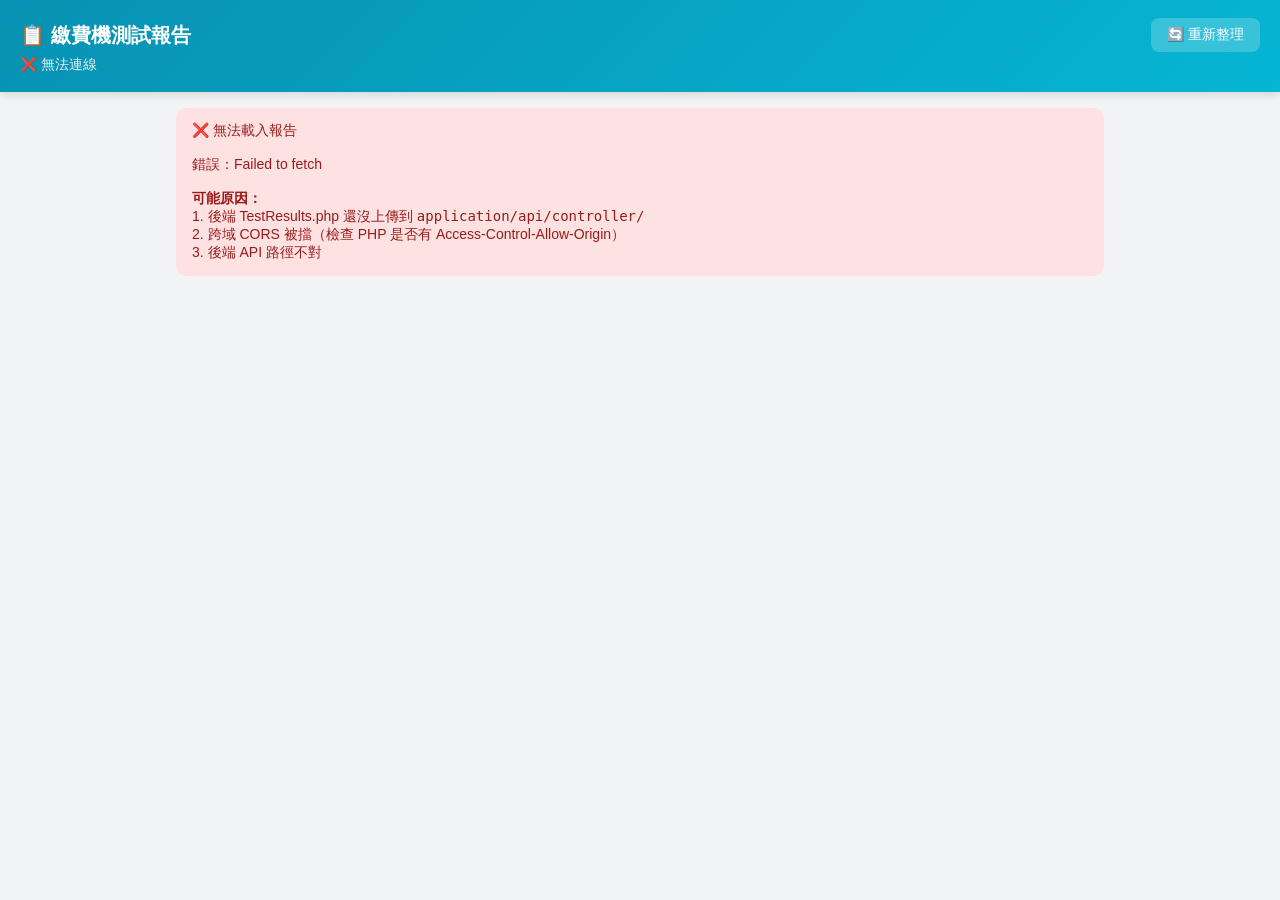
<file: test-results.html>
<!DOCTYPE html>
<html lang="zh-TW">
<head>
<meta charset="UTF-8">
<meta name="viewport" content="width=device-width, initial-scale=1.0">
<title>繳費機測試報告</title>
<style>
* { box-sizing: border-box; margin: 0; padding: 0; }
html, body { font-family: -apple-system, 'PingFang TC', 'Microsoft JhengHei', sans-serif; background: #f3f4f6; color: #0f172a; }
body { padding: 0 0 40px; }

header.top {
  background: linear-gradient(135deg, #0891b2, #06b6d4);
  color: #fff; padding: 18px 20px;
  box-shadow: 0 2px 10px rgba(0,0,0,0.15);
}
.top h1 { font-size: 20px; font-weight: 700; display: flex; align-items: center; gap: 10px; justify-content: space-between; }
.top .total { font-size: 14px; opacity: 0.9; margin-top: 4px; }
.btn-refresh { background: rgba(255,255,255,0.2); color: #fff; border: none; padding: 8px 16px; border-radius: 8px; font-size: 14px; cursor: pointer; }

main { padding: 16px; max-width: 960px; margin: 0 auto; }
.loading, .empty { text-align: center; padding: 60px 20px; color: #64748b; }

.card {
  background: #fff; border-radius: 12px; padding: 16px;
  margin-bottom: 12px; box-shadow: 0 1px 3px rgba(0,0,0,0.06);
  cursor: pointer; transition: all .15s;
}
.card:hover { box-shadow: 0 4px 12px rgba(0,0,0,0.08); transform: translateY(-1px); }
.card-head { display: flex; justify-content: space-between; align-items: center; margin-bottom: 10px; }
.card-tester { font-weight: 700; font-size: 16px; color: #0f172a; }
.card-version { background: #e0f2fe; color: #0369a1; padding: 2px 10px; border-radius: 999px; font-size: 12px; font-weight: 600; }
.card-ts { font-size: 12px; color: #94a3b8; margin-bottom: 10px; }

.summary {
  display: flex; gap: 6px; flex-wrap: wrap;
  font-size: 12px; font-weight: 600;
}
.pill { padding: 3px 10px; border-radius: 999px; }
.pill.ok { background: #dcfce7; color: #065f46; }
.pill.bad { background: #fee2e2; color: #991b1b; }
.pill.partial { background: #fef3c7; color: #92400e; }
.pill.skip { background: #f1f5f9; color: #475569; }
.pill.pending { background: #ede9fe; color: #5b21b6; }

.has-issues { border-left: 4px solid #ef4444; }
.all-pass { border-left: 4px solid #22c55e; }

.detail-screen {
  position: fixed; inset: 0; background: #fff;
  z-index: 100; overflow-y: auto; padding: 0 0 40px;
  display: none;
}
.detail-screen.show { display: block; }
.detail-head {
  background: #0891b2; color: #fff; padding: 16px 20px;
  position: sticky; top: 0; z-index: 10;
  display: flex; align-items: center; gap: 12px;
}
.btn-back { background: rgba(255,255,255,0.2); color: #fff; border: none; padding: 8px 14px; border-radius: 8px; font-size: 14px; cursor: pointer; }
.detail-body { padding: 16px; max-width: 960px; margin: 0 auto; }
.detail-meta {
  background: #f8fafc; padding: 12px 16px; border-radius: 10px;
  font-size: 14px; line-height: 1.8; margin-bottom: 16px;
}
.detail-meta b { color: #0f172a; }

.section {
  background: #fff; border-radius: 10px; padding: 14px 16px;
  margin-bottom: 12px; box-shadow: 0 1px 2px rgba(0,0,0,0.04);
}
.section h3 { font-size: 15px; color: #065f46; margin-bottom: 10px; padding-bottom: 8px; border-bottom: 1px solid #e5e7eb; }
.section.issues { border-left: 4px solid #ef4444; }
.section.issues h3 { color: #991b1b; }

.item-row {
  display: flex; gap: 10px; padding: 8px 0; border-bottom: 1px solid #f3f4f6;
  font-size: 14px;
}
.item-row:last-child { border-bottom: none; }
.item-status { flex-shrink: 0; font-weight: 700; width: 24px; }
.item-n { color: #94a3b8; flex-shrink: 0; width: 28px; font-size: 12px; }
.item-content { flex: 1; }
.item-title { font-weight: 600; color: #0f172a; margin-bottom: 4px; }
.item-note { font-size: 13px; color: #64748b; background: #fef7e0; padding: 4px 8px; border-radius: 4px; white-space: pre-wrap; margin-top: 4px; }

.overall-note {
  background: #fffbeb; border-left: 4px solid #f59e0b;
  padding: 12px 16px; border-radius: 8px; margin-bottom: 16px;
  font-size: 14px; line-height: 1.6; white-space: pre-wrap;
}

.error-banner {
  background: #fee2e2; color: #991b1b; padding: 14px 16px;
  border-radius: 10px; margin-bottom: 16px; font-size: 14px;
}
</style>
</head>
<body>

<header class="top">
  <h1>
    <span>📋 繳費機測試報告</span>
    <button class="btn-refresh" onclick="loadList()">🔄 重新整理</button>
  </h1>
  <div class="total" id="total">載入中…</div>
</header>

<main id="app">
  <div class="loading">⏳ 載入中…</div>
</main>

<div class="detail-screen" id="detail-screen">
  <div class="detail-head">
    <button class="btn-back" onclick="closeDetail()">← 返回</button>
    <div id="detail-title" style="font-size: 16px; font-weight: 700;">詳情</div>
  </div>
  <div class="detail-body" id="detail-body"></div>
</div>

<script>
const API_BASE = 'https://www.onegame.tw/api/test_results';

async function loadList() {
  const app = document.getElementById('app');
  app.innerHTML = '<div class="loading">⏳ 載入中…</div>';
  document.getElementById('total').textContent = '載入中…';

  try {
    const res = await fetch(API_BASE + '/list?limit=50', { method: 'GET', credentials: 'omit' });
    const body = await res.json();
    if (!body || body.code !== 1) throw new Error(body?.msg || 'API error');
    render(body.data);
  } catch (e) {
    app.innerHTML = `<div class="error-banner">
      ❌ 無法載入報告<br><br>
      錯誤：${e.message || e}<br><br>
      <b>可能原因：</b><br>
      1. 後端 TestResults.php 還沒上傳到 <code>application/api/controller/</code><br>
      2. 跨域 CORS 被擋（檢查 PHP 是否有 Access-Control-Allow-Origin）<br>
      3. 後端 API 路徑不對
    </div>`;
    document.getElementById('total').textContent = '❌ 無法連線';
  }
}

function render(data) {
  const app = document.getElementById('app');
  document.getElementById('total').textContent = `共 ${data.total} 筆報告`;

  if (!data.list || data.list.length === 0) {
    app.innerHTML = '<div class="empty">📭 目前還沒有測試報告</div>';
    return;
  }

  app.innerHTML = data.list.map(r => {
    const s = r.summary || {};
    const hasIssues = (s.bad || 0) + (s.partial || 0) > 0;
    const cardClass = hasIssues ? 'has-issues' : (s.ok > 0 ? 'all-pass' : '');

    return `
      <div class="card ${cardClass}" onclick="openDetail(${r.id})">
        <div class="card-head">
          <span class="card-tester">👤 ${escape(r.tester || '未填姓名')}</span>
          <span class="card-version">${escape(r.version || '-')}</span>
        </div>
        <div class="card-ts">📅 ${escape(r.createTime)} · ID #${r.id}</div>
        <div class="summary">
          <span class="pill ok">✅ 通過 ${s.ok || 0}</span>
          ${(s.bad || 0) > 0 ? `<span class="pill bad">❌ 失敗 ${s.bad}</span>` : ''}
          ${(s.partial || 0) > 0 ? `<span class="pill partial">⚠ 部分 ${s.partial}</span>` : ''}
          ${(s.skip || 0) > 0 ? `<span class="pill skip">— 略 ${s.skip}</span>` : ''}
          ${(s.pending || 0) > 0 ? `<span class="pill pending">未測 ${s.pending}</span>` : ''}
        </div>
      </div>
    `;
  }).join('');
}

async function openDetail(id) {
  const screen = document.getElementById('detail-screen');
  const body = document.getElementById('detail-body');
  body.innerHTML = '<div class="loading">⏳ 載入中…</div>';
  screen.classList.add('show');

  try {
    const res = await fetch(API_BASE + '/detail?id=' + id);
    const b = await res.json();
    if (!b || b.code !== 1) throw new Error(b?.msg || 'error');
    renderDetail(b.data);
  } catch (e) {
    body.innerHTML = `<div class="error-banner">載入失敗：${e.message || e}</div>`;
  }
}

function renderDetail(data) {
  const rpt = data.report || {};
  const results = rpt.results || {};
  const s = rpt.summary || {};

  document.getElementById('detail-title').textContent =
    `${rpt.tester || '-'} · ${rpt.version || '-'}`;

  const issues = [...(results.bad || []), ...(results.partial || [])];
  const body = document.getElementById('detail-body');

  let html = `
    <div class="detail-meta">
      <b>測試員：</b>${escape(rpt.tester || '-')}<br>
      <b>版本：</b>${escape(rpt.version || '-')} (code ${rpt.versionCode || '-'})<br>
      <b>日期：</b>${escape(rpt.date || '-')}<br>
      <b>提交時間：</b>${escape(data.createTime)}<br>
      <b>編號：</b>#${data.id}<br>
      <b>結果：</b>✅${s.ok || 0} · ❌${s.bad || 0} · ⚠${s.partial || 0} · —${s.skip || 0} · 未測${s.pending || 0}
    </div>
  `;

  if (rpt.overallNote && rpt.overallNote.trim()) {
    html += `<div class="overall-note"><b>📝 整體備註：</b><br>${escape(rpt.overallNote)}</div>`;
  }

  if (issues.length > 0) {
    html += `<div class="section issues"><h3>❌ 異常項目 (${issues.length} 項需關注)</h3>`;
    issues.forEach(i => {
      html += renderItem(i, results.bad?.includes(i) ? '❌' : '⚠');
    });
    html += '</div>';
  }

  if ((results.ok || []).length > 0) {
    html += `<div class="section"><h3>✅ 通過項目 (${results.ok.length})</h3>`;
    results.ok.forEach(i => html += renderItem(i, '✅'));
    html += '</div>';
  }

  if ((results.skip || []).length > 0) {
    html += `<div class="section"><h3>— 略過項目 (${results.skip.length})</h3>`;
    results.skip.forEach(i => html += renderItem(i, '—'));
    html += '</div>';
  }

  if ((results.pending || []).length > 0) {
    html += `<div class="section"><h3>⏸ 未測項目 (${results.pending.length})</h3>`;
    results.pending.forEach(i => html += renderItem(i, '⏸'));
    html += '</div>';
  }

  body.innerHTML = html;
}

function renderItem(i, status) {
  return `
    <div class="item-row">
      <span class="item-status">${status}</span>
      <span class="item-n">${escape(i.n || '')}</span>
      <div class="item-content">
        <div class="item-title">${escape(i.t || '')}</div>
        ${i.note ? `<div class="item-note">📝 ${escape(i.note)}</div>` : ''}
      </div>
    </div>
  `;
}

function closeDetail() {
  document.getElementById('detail-screen').classList.remove('show');
}

function escape(s) {
  if (s == null) return '';
  return String(s)
    .replace(/&/g, '&amp;')
    .replace(/</g, '&lt;')
    .replace(/>/g, '&gt;')
    .replace(/"/g, '&quot;');
}

// 自動每 60 秒重新整理
setInterval(loadList, 60000);
loadList();
</script>
</body>
</html>
</file>
